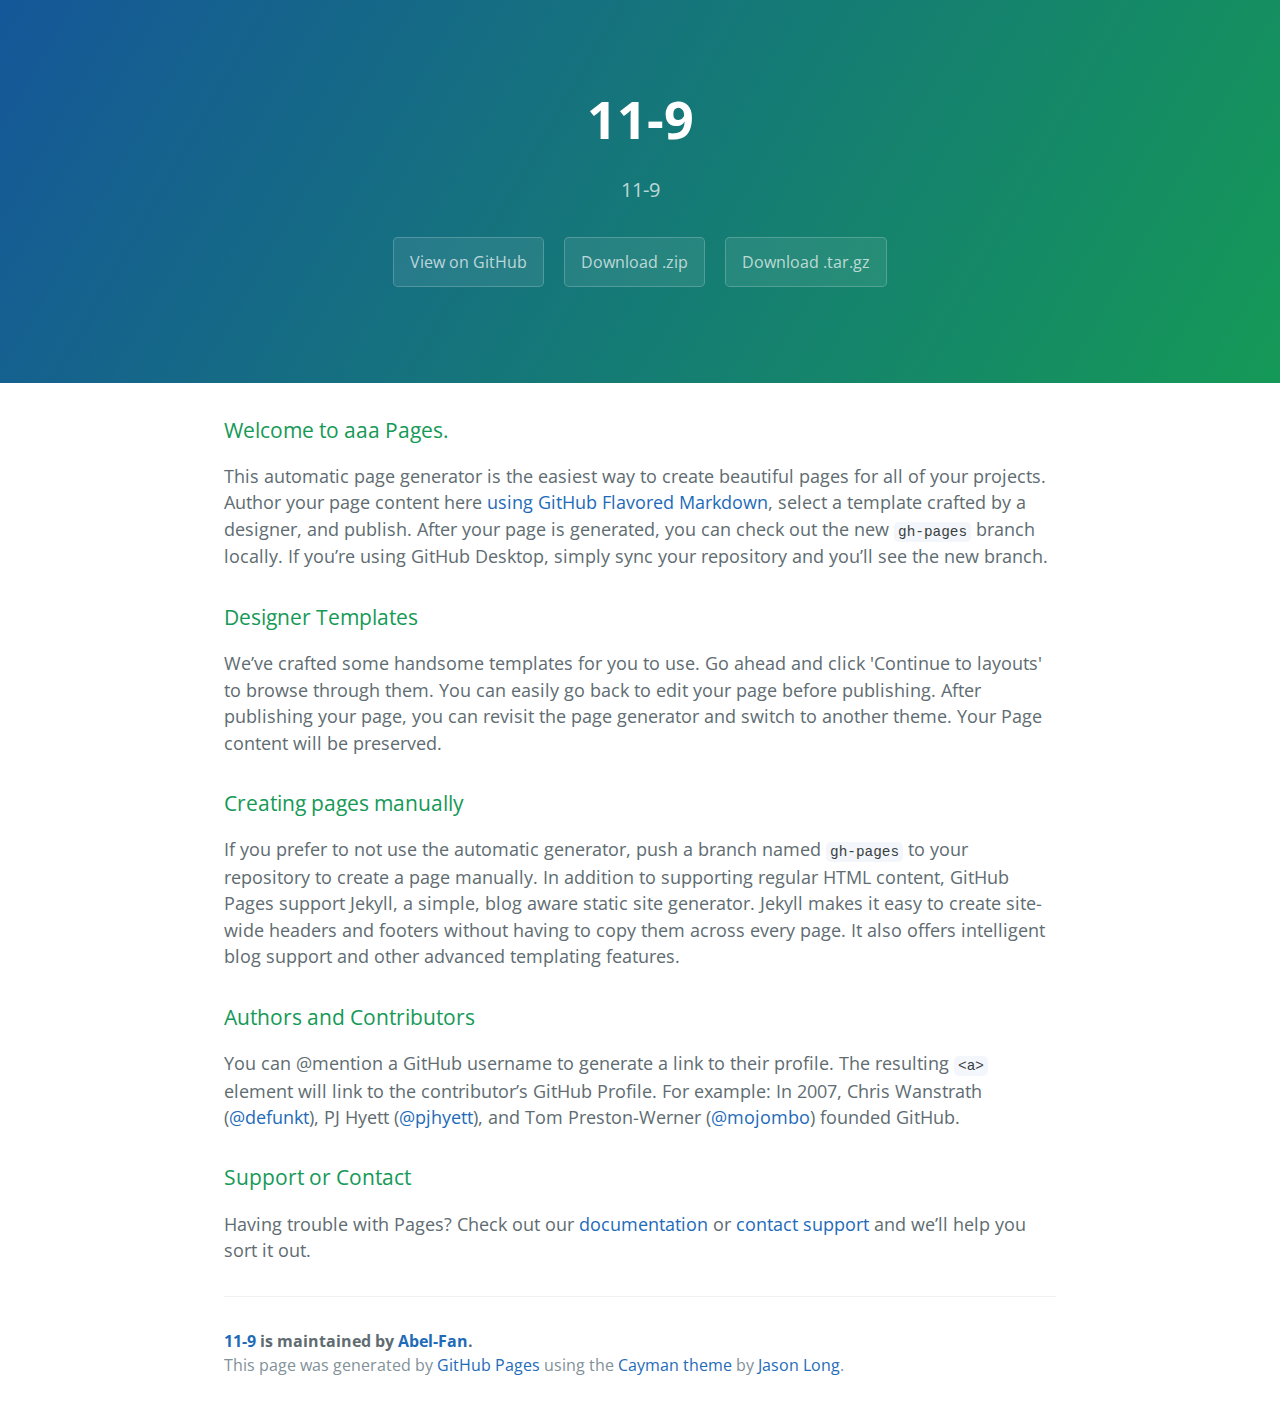
<file: index.html>
<!DOCTYPE html>
<html lang="en-us">
  <head>
    <meta charset="UTF-8">
    <title>11-9 by Abel-Fan</title>
    <meta name="viewport" content="width=device-width, initial-scale=1">
    <link rel="stylesheet" type="text/css" href="stylesheets/normalize.css" media="screen">
    <link href='https://fonts.googleapis.com/css?family=Open+Sans:400,700' rel='stylesheet' type='text/css'>
    <link rel="stylesheet" type="text/css" href="stylesheets/stylesheet.css" media="screen">
    <link rel="stylesheet" type="text/css" href="stylesheets/github-light.css" media="screen">
  </head>
  <body>
    <section class="page-header">
      <h1 class="project-name">11-9</h1>
      <h2 class="project-tagline">11-9</h2>
      <a href="https://github.com/Abel-Fan/11-9" class="btn">View on GitHub</a>
      <a href="https://github.com/Abel-Fan/11-9/zipball/master" class="btn">Download .zip</a>
      <a href="https://github.com/Abel-Fan/11-9/tarball/master" class="btn">Download .tar.gz</a>
    </section>

    <section class="main-content">
      <h3>
<a id="welcome-to-aaa-pages" class="anchor" href="#welcome-to-aaa-pages" aria-hidden="true"><span aria-hidden="true" class="octicon octicon-link"></span></a>Welcome to aaa Pages.</h3>

<p>This automatic page generator is the easiest way to create beautiful pages for all of your projects. Author your page content here <a href="https://guides.github.com/features/mastering-markdown/">using GitHub Flavored Markdown</a>, select a template crafted by a designer, and publish. After your page is generated, you can check out the new <code>gh-pages</code> branch locally. If you’re using GitHub Desktop, simply sync your repository and you’ll see the new branch.</p>

<h3>
<a id="designer-templates" class="anchor" href="#designer-templates" aria-hidden="true"><span aria-hidden="true" class="octicon octicon-link"></span></a>Designer Templates</h3>

<p>We’ve crafted some handsome templates for you to use. Go ahead and click 'Continue to layouts' to browse through them. You can easily go back to edit your page before publishing. After publishing your page, you can revisit the page generator and switch to another theme. Your Page content will be preserved.</p>

<h3>
<a id="creating-pages-manually" class="anchor" href="#creating-pages-manually" aria-hidden="true"><span aria-hidden="true" class="octicon octicon-link"></span></a>Creating pages manually</h3>

<p>If you prefer to not use the automatic generator, push a branch named <code>gh-pages</code> to your repository to create a page manually. In addition to supporting regular HTML content, GitHub Pages support Jekyll, a simple, blog aware static site generator. Jekyll makes it easy to create site-wide headers and footers without having to copy them across every page. It also offers intelligent blog support and other advanced templating features.</p>

<h3>
<a id="authors-and-contributors" class="anchor" href="#authors-and-contributors" aria-hidden="true"><span aria-hidden="true" class="octicon octicon-link"></span></a>Authors and Contributors</h3>

<p>You can @mention a GitHub username to generate a link to their profile. The resulting <code>&lt;a&gt;</code> element will link to the contributor’s GitHub Profile. For example: In 2007, Chris Wanstrath (<a href="https://github.com/defunkt" class="user-mention">@defunkt</a>), PJ Hyett (<a href="https://github.com/pjhyett" class="user-mention">@pjhyett</a>), and Tom Preston-Werner (<a href="https://github.com/mojombo" class="user-mention">@mojombo</a>) founded GitHub.</p>

<h3>
<a id="support-or-contact" class="anchor" href="#support-or-contact" aria-hidden="true"><span aria-hidden="true" class="octicon octicon-link"></span></a>Support or Contact</h3>

<p>Having trouble with Pages? Check out our <a href="https://help.github.com/pages">documentation</a> or <a href="https://github.com/contact">contact support</a> and we’ll help you sort it out.</p>

      <footer class="site-footer">
        <span class="site-footer-owner"><a href="https://github.com/Abel-Fan/11-9">11-9</a> is maintained by <a href="https://github.com/Abel-Fan">Abel-Fan</a>.</span>

        <span class="site-footer-credits">This page was generated by <a href="https://pages.github.com">GitHub Pages</a> using the <a href="https://github.com/jasonlong/cayman-theme">Cayman theme</a> by <a href="https://twitter.com/jasonlong">Jason Long</a>.</span>
      </footer>

    </section>

  
  </body>
</html>
</file>
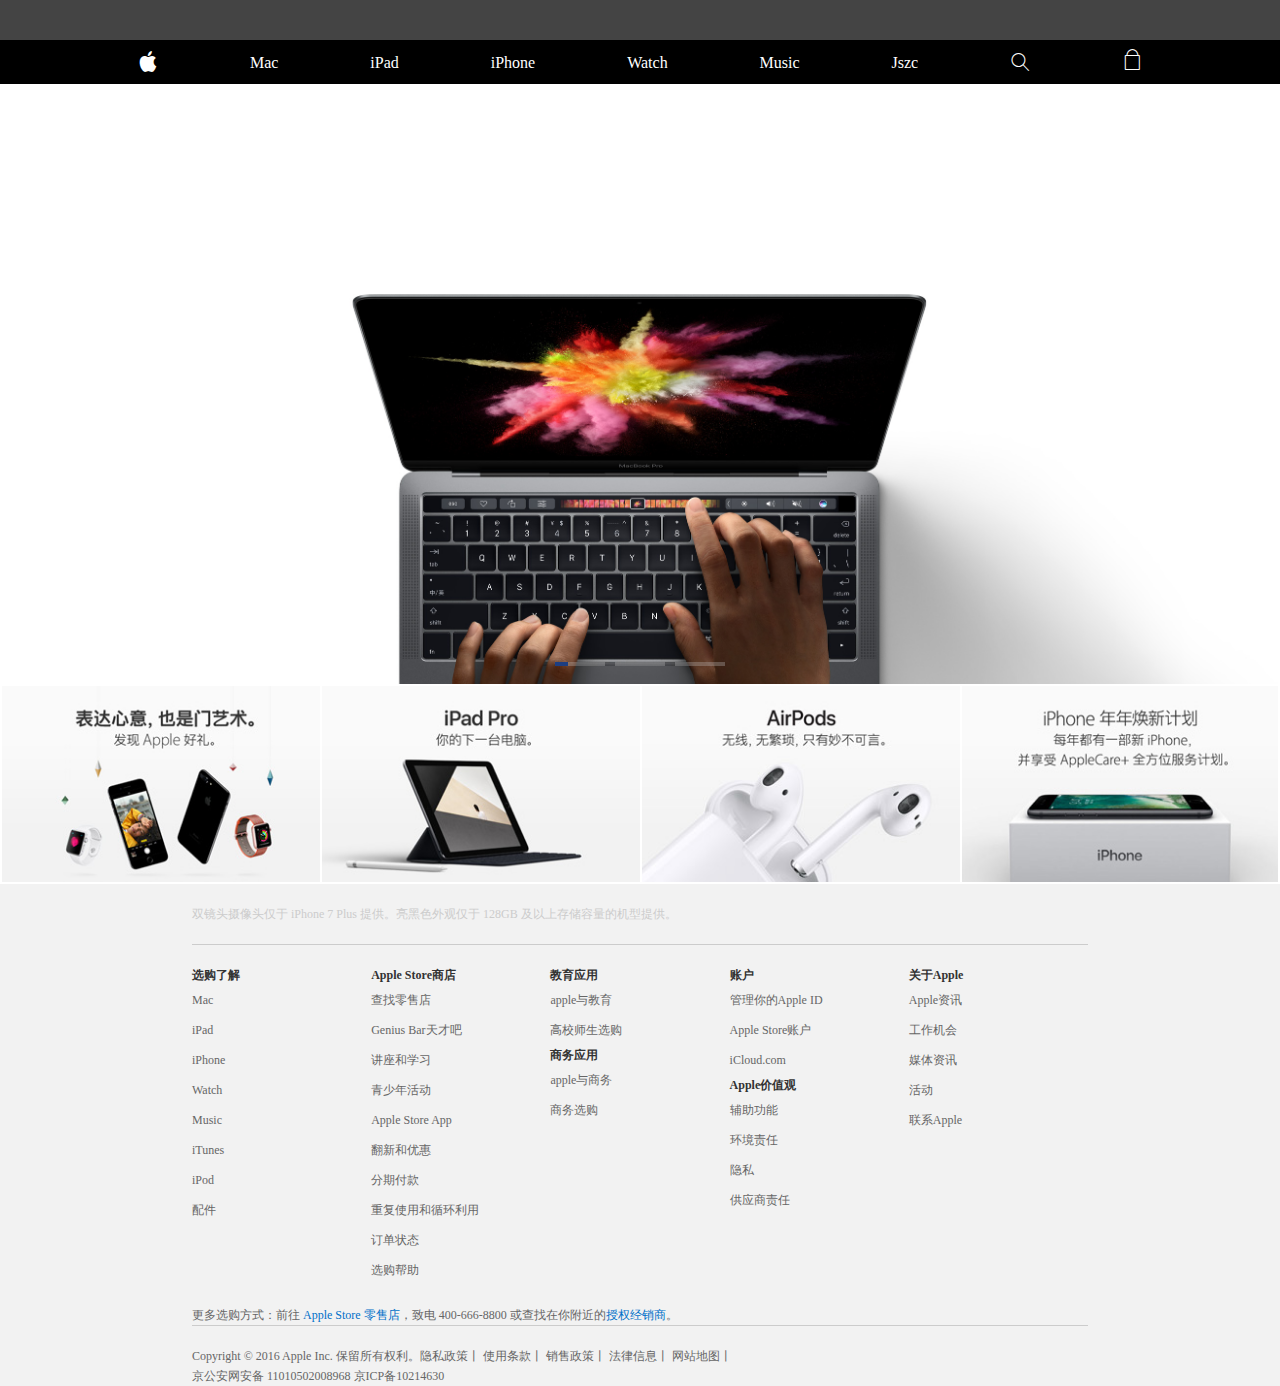
<file: apple/index.html>
<!doctype html>
<html lang="en">
<head>
    <meta charset="UTF-8">
    <title>Document</title>
    <link rel="stylesheet" href="css/initial.css">
    <link rel="stylesheet" href="css/index.css">
    <link rel="stylesheet" href="css/less.css">
    <link rel="stylesheet" href="css/font.css">
    <script src="js/jquery.js"></script>
    <script src="js/index.js"></script>
</head>
<body style="background:#F2F2F2">
    <div class="header1"></div>
    <div class="nav">
        <div class="large">
            <a href="" class="iconfont apple"></a>
            <a href="">Mac</a>
            <a href="">iPad</a>
            <a href="">iPhone</a>
            <a href="">Watch</a>
            <a href="">Music</a>
            <a href="">Jszc</a>
            <a href="" class="iconfont fdj"></a>
            <a href=""  class="iconfont gwc"></a>
        </div>
        <div class="small">
            <div class="menus" >
                <a href="javascript:;" id="aa">CAIDAN</a>
                <div class="son">
                    <a href="">Mac</a>
                    <a href="">iPad</a>
                    <a href="">iPhone</a>
                    <a href="">Watch</a>
                    <a href="">Music</a>
                    <a href="">技术支持</a>
                    <a href="" class="iconfont fdj">搜索apple.com</a>
                    <a href="">搜索</a>
                </div>
                <a href="" class="iconfont apple"></a>
            </div>
            <div class="shop"><a href="" class="iconfont gwc"></a></div>
        </div>
    </div>
    <div class="banner">
        <div class="img">
            <a href="" class="one"></a>
            <a href="" class="two"></a>
            <a href="" class="three"></a>
        </div>
        <div class="left">
            <div class="left-btn">&lt;</div>
        </div>
        <div class="right">
            <div class="right-btn">&gt;</div>
        </div>
        <div class="btns">
                <div><div class="progress"></div></div>
                <div><div class="progress"></div></div>
                <div><div class="progress"></div></div>
        </div>
    </div>
    <div class="container-fluid">
    <div class="row">
        <div class="image1 col-s-12 col-m-6 col-l-3"></div>
        <div class="image2 col-s-12 col-m-6 col-l-3"></div>
        <div class="image3 col-s-12 col-m-6 col-l-3"></div>
        <div class="image4 col-s-12 col-m-6 col-l-3"></div>
    </div>
    </div>
    <div class="footer">
        <div class="top">
            双镜头摄像头仅于 iPhone 7 Plus 提供。亮黑色外观仅于 128GB 及以上存储容量的机型提供。
        </div>
        <div class="list">
            <div class="rows">
                <ul>
                    <li><strong>选购了解</strong></li>
                    <li><a href="">Mac</a></li>
                    <li><a href="">iPad</a></li>
                    <li><a href="">iPhone</a></li>
                    <li><a href="">Watch</a></li>
                    <li><a href="">Music</a></li>
                    <li><a href="">iTunes</a></li>
                    <li><a href="">iPod</a></li>
                    <li><a href="">配件</a></li>
                </ul>
            </div>
            <div class="rows">
                <ul>
                    <li><strong>Apple Store商店</strong></li>
                    <li><a href="">查找零售店</a></li>
                    <li><a href="">Genius Bar天才吧</a></li>
                    <li><a href="">讲座和学习</a></li>
                    <li><a href="">青少年活动</a></li>
                    <li><a href="">Apple Store App</a></li>
                    <li><a href="">翻新和优惠</a></li>
                    <li><a href="">分期付款</a></li>
                    <li><a href="">重复使用和循环利用</a></li>
                    <li><a href="">订单状态</a></li>
                    <li><a href="">选购帮助</a></li>
                </ul>
            </div>
            <div class="rows">
                <ul>
                    <li><strong>教育应用</strong></li>
                    <li><a href="">apple与教育</a></li>
                    <li><a href="">高校师生选购</a></li>
                </ul>
                <ul>
                    <li><strong>商务应用</strong></li>
                    <li><a href="">apple与商务</a></li>
                    <li><a href="">商务选购</a></li>
                </ul>
            </div>
            <div class="rows">
                <ul>
                    <li><strong>账户</strong></li>
                    <li><a href="">管理你的Apple ID</a></li>
                    <li><a href="">Apple Store账户</a></li>
                    <li><a href="">iCloud.com</a></li>
                </ul>
                <ul>
                    <li><strong>Apple价值观</strong></li>
                    <li><a href="">辅助功能</a></li>
                    <li><a href="">环境责任</a></li>
                    <li><a href="">隐私</a></li>
                    <li><a href="">供应商责任</a></li>
                </ul>
            </div>
            <div class="rows">
                <ul>
                    <li><strong>关于Apple</strong></li>
                    <li><a href="">Apple资讯</a></li>
                    <li><a href="">工作机会</a></li>
                    <li><a href="">媒体资讯</a></li>
                    <li><a href="">活动</a></li>
                    <li><a href="">联系Apple</a></li>
                </ul>
            </div>
        </div>
        <div class="list2">
            <div class="rows">
                <p><strong>选购了解</strong><span>+</span></p>
                <ul>
                    <li><a href="">Mac</a></li>
                    <li><a href="">iPad</a></li>
                    <li><a href="">iPhone</a></li>
                    <li><a href="">Watch</a></li>
                    <li><a href="">Music</a></li>
                    <li><a href="">iTunes</a></li>
                    <li><a href="">iPod</a></li>
                    <li><a href="">配件</a></li>
                </ul>
            </div>
            <div class="rows">
                <p><strong>Apple Store商店</strong><span>+</span></p>
                <ul>
                    <li><a href="">查找零售店</a></li>
                    <li><a href="">Genius Bar天才吧</a></li>
                    <li><a href="">讲座和学习</a></li>
                    <li><a href="">青少年活动</a></li>
                    <li><a href="">Apple Store App</a></li>
                    <li><a href="">翻新和优惠</a></li>
                    <li><a href="">分期付款</a></li>
                    <li><a href="">重复使用和循环利用</a></li>
                    <li><a href="">订单状态</a></li>
                    <li><a href="">选购帮助</a></li>
                </ul>
            </div>
            <div class="rows">
                <p><strong>教育应用</strong><span>+</span></p>
                <ul>
                    <li><a href="">apple与教育</a></li>
                    <li><a href="">高校师生选购</a></li>
                </ul>
            </div>
            <div class="rows">
                <p><strong>商务应用</strong><span>+</span></p>
                <ul>
                    <li><a href="">apple与商务</a></li>
                    <li><a href="">商务选购</a></li>
                </ul>
            </div>
            <div class="rows">
                <p><strong>账户</strong><span>+</span></p>
                <ul>
                    <li><a href="">管理你的Apple ID</a></li>
                    <li><a href="">Apple Store账户</a></li>
                    <li><a href="">iCloud.com</a></li>
                </ul>
                <div class="rows">
                    <p><strong>Apple价值观</strong><span>+</span></p>
                    <ul>
                        <li><a href="">辅助功能</a></li>
                        <li><a href="">环境责任</a></li>
                        <li><a href="">隐私</a></li>
                        <li><a href="">供应商责任</a></li>
                    </ul>
                </div>

            </div>
            <div class="rows">
                <p><strong>关于Apple</strong><span>+</span></p>
                <ul>
                    <li><a href="">Apple资讯</a></li>
                    <li><a href="">工作机会</a></li>
                    <li><a href="">媒体资讯</a></li>
                    <li><a href="">活动</a></li>
                    <li><a href="">联系Apple</a></li>
                </ul>
            </div>
        </div>
        <div class="bottom">
            <div>更多选购方式：前往 <a href="">Apple Store 零售店</a>，致电 400-666-8800 或查找在你附近的<a href="">授权经销商</a>。</div>
        </div>
        <div class="bottom2">Copyright © 2016 Apple Inc. 保留所有权利。<a href="">隐私政策</a>丨 <a href="">使用条款</a>丨 <a href="">销售政策</a>丨 <a href="">法律信息</a>丨 <a href="">网站地图</a>丨</div>
        <div>京公安网安备 11010502008968 京ICP备10214630</div>
    </div>
</body>
</html>
</file>
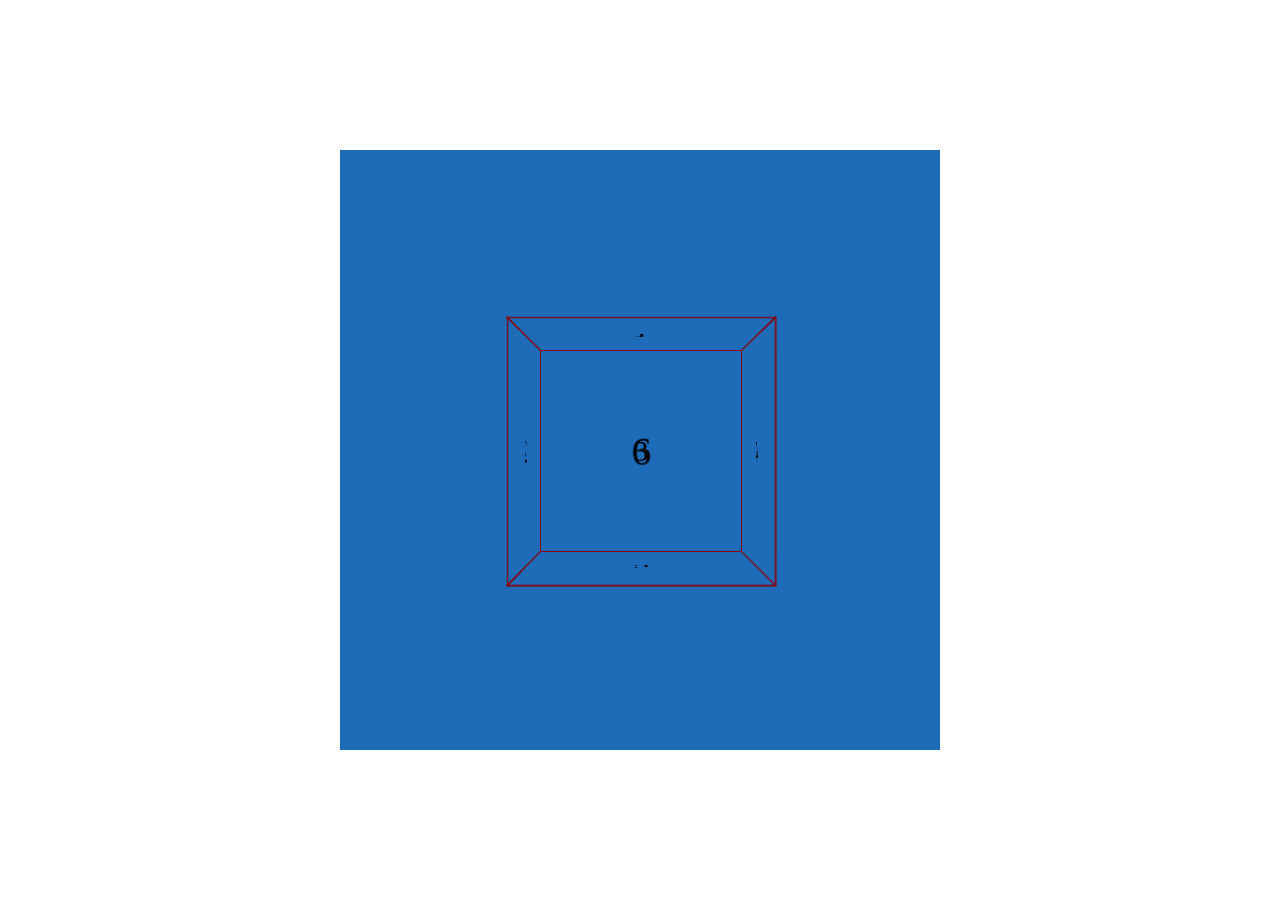
<file: apple2/3d.html>
<!doctype html>
<html lang="en">
<head>
    <meta charset="UTF-8">
    <title>Document</title>
    <style>
        .scane{
            width: 200px;
            height: 200px;
            padding: 200px;
            perspective: 800px;
            /*perspective-origin: center;*/
            position:fixed;
            top:0;left:0;right:0;bottom:0;
            margin:auto;
            background:#1e6bb8;
        }
        .box{
            width: 100%;
            height: 100%;
            position: relative;
            transform-style: preserve-3d;
            /*transition: transform 1s ease;*/
            transform-origin:center center 100px;
        }
        /*.box:hover{*/
            /*!*transform: rotateY(360deg);*!*/
            /*transform:rotate3d(1,1,1,360deg)*/
            /*!**/
            /*数字代表单位向量*/
            /*向量：有大小，有方向的量*/
            /**!*/
        /*}*/
        .box div{
            width: 100%;
            height: 100%;
            position: absolute;
            text-align: center;
            line-height: 200px;
            font-size: 30px;
            border:1px solid darkred;
            /*border-radius:100%;*/
            -moz-user-select: none;
            -khtml-user-select: none;
            user-select: none;
        }
        .box div:nth-child(1){
            /*background: red;*/
            transform-origin: top;
            transform: rotateX(90deg);
        }
        .box div:nth-child(2){
            /*background: green;*/
            transform-origin: left;
            transform: rotateY(-90deg);
        }
        .box div:nth-child(3){
            /*background: pink;*/
        }
        .box div:nth-child(4){
            /*background: green;*/
            transform-origin: right;
            transform: rotateY(90deg);
        }
        .box div:nth-child(5){
            /*background: yellow;*/
            transform-origin: bottom;
            transform: rotateX(-90deg);
        }
        .box div:nth-child(6){
            /*background: green;*/
            transform-origin: right;
            transform: translateZ(200px);
        }
    </style>
    <script>
       window.onload = function(){
           var cx = document.documentElement.clientWidth/2;
           var cy = document.documentElement.clientHeight/2;
           var box = document.getElementsByClassName("box")[0];
           var mox,moy,angle;
           document.onmousedown = function(e){
               var startx = e.clientX;
               var starty = e.clientY;
               document.onmousemove = function(e){
                   var endx = e.clientX;
                   var endy = e.clientY;

                   var x = endx-cx;
                   var y = endy-cy;
                   var mo = Math.sqrt(Math.pow(x,2)+Math.pow(y,2));
                   var num = x+y;
                   mox = x/num;
                   moy = y/num;
                   angle = Math.sqrt(Math.pow(endx-cx,2)+Math.pow(endy-cy,2));
                   box.style.transform = "rotate3d("+(-moy)+","+mox+",0,"+angle+"deg)";
               };
               document.onmouseup=function(){
                   document.onmousemove = null;
                   document.onmouseup = null;
               }
           }
       }
    </script>
</head>
<body>
<div class="scane">
    <div class="box">
        <div>1</div>
        <div>2</div>
        <div>3</div>
        <div>4</div>
        <div>5</div>
        <div>6</div>
    </div>
</div>
</body>
<ml>
</file>
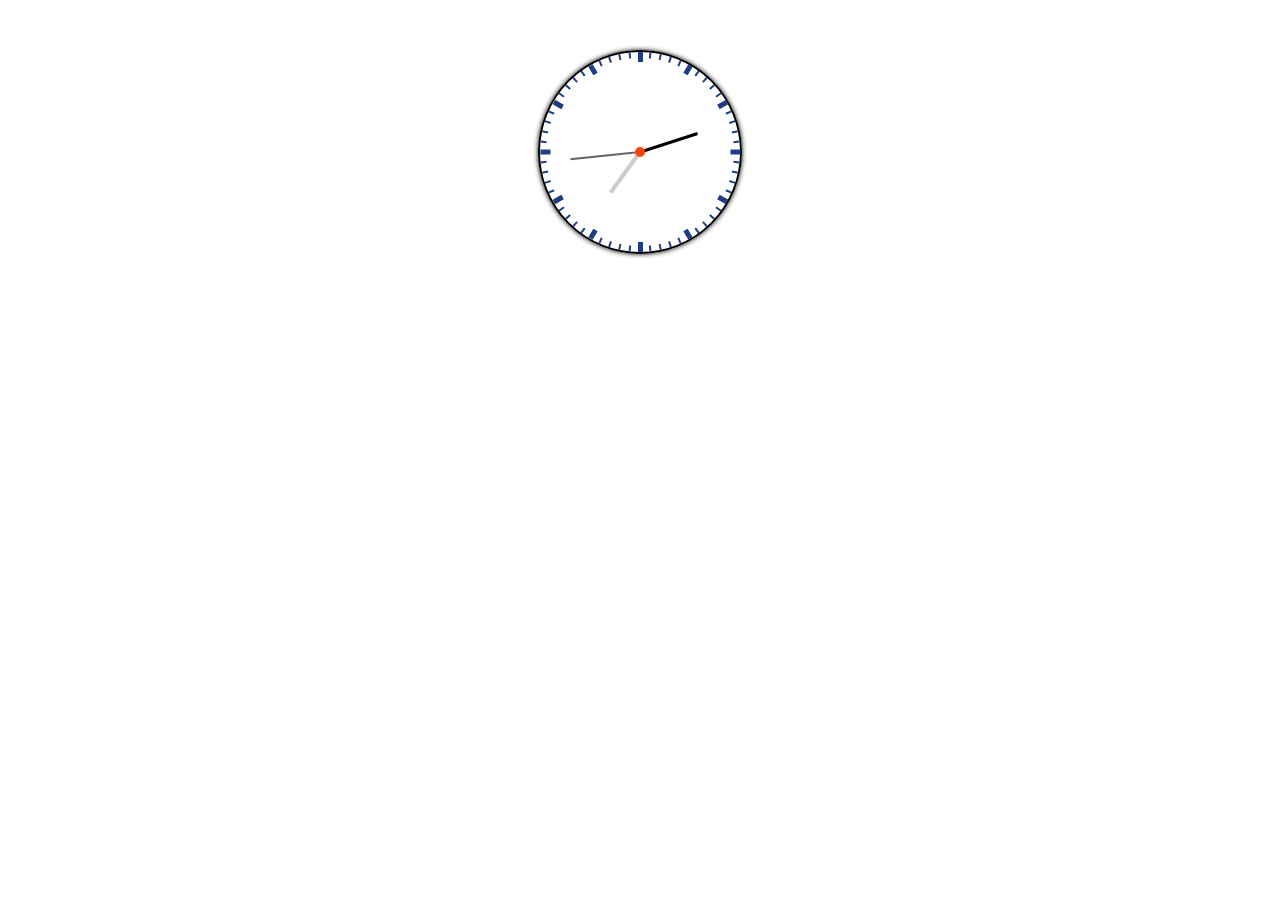
<file: apple2/back.html>
<!doctype html>
<html lang="en">
<head>
    <meta charset="UTF-8">
    <title>处理图片</title>
</head>
<style>
    .clock{
        width:200px;height:200px;
        margin:50px auto;
        border:2px solid #000;
        border-radius:50%;
        box-shadow:0 0 5px #000;
        position:relative;
    }
    .zx{
        width:10px;height:10px;background: orangered;
        position:absolute;top:0;left:0;right:0;bottom:0;
        margin:auto;z-index: 10;
        border-radius:100%;
    }
</style>
<script>
    window.onload=function(){
        var clock = document.querySelectorAll(".clock")[0];//选择css选择器的标签、
        createMark();
        function createMark(){
            for(var i=0;i<60;i++){
                var w, h;
                var div = document.createElement("div");
                if(i%5==0){
                    w=5;
                    h=10;
                }else{
                    w=2;h=6;
                }
                div.style.cssText="width:"+w+"px;height:"+h+"px;background:#1d3e81;position:absolute;left:0;right:0;margin:0 auto;transform:translateX(-4px);transform:rotate("+6*i+"deg);transform-origin:center 100px;font-size:8px;color:#fff;";
                clock.appendChild(div);
            }
        }


        var time = new Date();
        var hdeg = time.getHours()*30+time.getMinutes()*6/12;
        var mdeg = time.getMinutes()*6;
        var sdeg = time.getSeconds()*6;
        var h = createPointer(4,50,"#ccc",hdeg);
        var m = createPointer(3,60,"#000",mdeg);
        var s = createPointer(2,70,"#666",sdeg);

        setInterval(function(){

            var time = new Date();
            var mdeg = time.getMinutes()*6;
            var hdeg = time.getHours()*30+time.getMinutes()*6/12;
            var sdeg = time.getSeconds()*6;

            s.style.cssText="width:"+ s.w+"px;height:"+ s.h+"px;background:"+ s.c+";position:absolute;left:0;right:0;margin:0 auto;transform-origin:center bottom;box-shadow:";
            s.style.transform="translateY("+ s.h1+"px) rotate("+sdeg+"deg)";

            m.style.cssText="width:"+ m.w+"px;height:"+ m.h+"px;background:"+ m.c+";position:absolute;left:0;right:0;margin:0 auto;transform-origin:center bottom;box-shadow:";
            m.style.transform="translateY("+ m.h1+"px) rotate("+mdeg+"deg)";

            h.style.cssText="width:"+ h.w+"px;height:"+ h.h+"px;background:"+ h.c+";position:absolute;left:0;right:0;margin:0 auto;transform-origin:center bottom;box-shadow:";
            h.style.transform="translateY("+ h.h1+"px) rotate("+hdeg+"deg)";

        },1000);

        function createPointer(w,h,c,a){
            var div = document.createElement("div");
            var h1 = 100-h;
            div.style.cssText="width:"+w+"px;height:"+h+"px;background:"+c+";position:absolute;left:0;right:0;margin:0 auto;transform-origin:center bottom;box-shadow:";
            div.style.transform="translateY("+h1+"px) rotate("+a+"deg)";
            div.w = w;
            div.h = h;
            div.c = c;
            div.h1 = h1;
            clock.appendChild(div);
            return div;
        }
    }
</script>
<body>
    <div class="clock">
        <div class="zx"></div>
    </div>
</body>
</html>
</file>
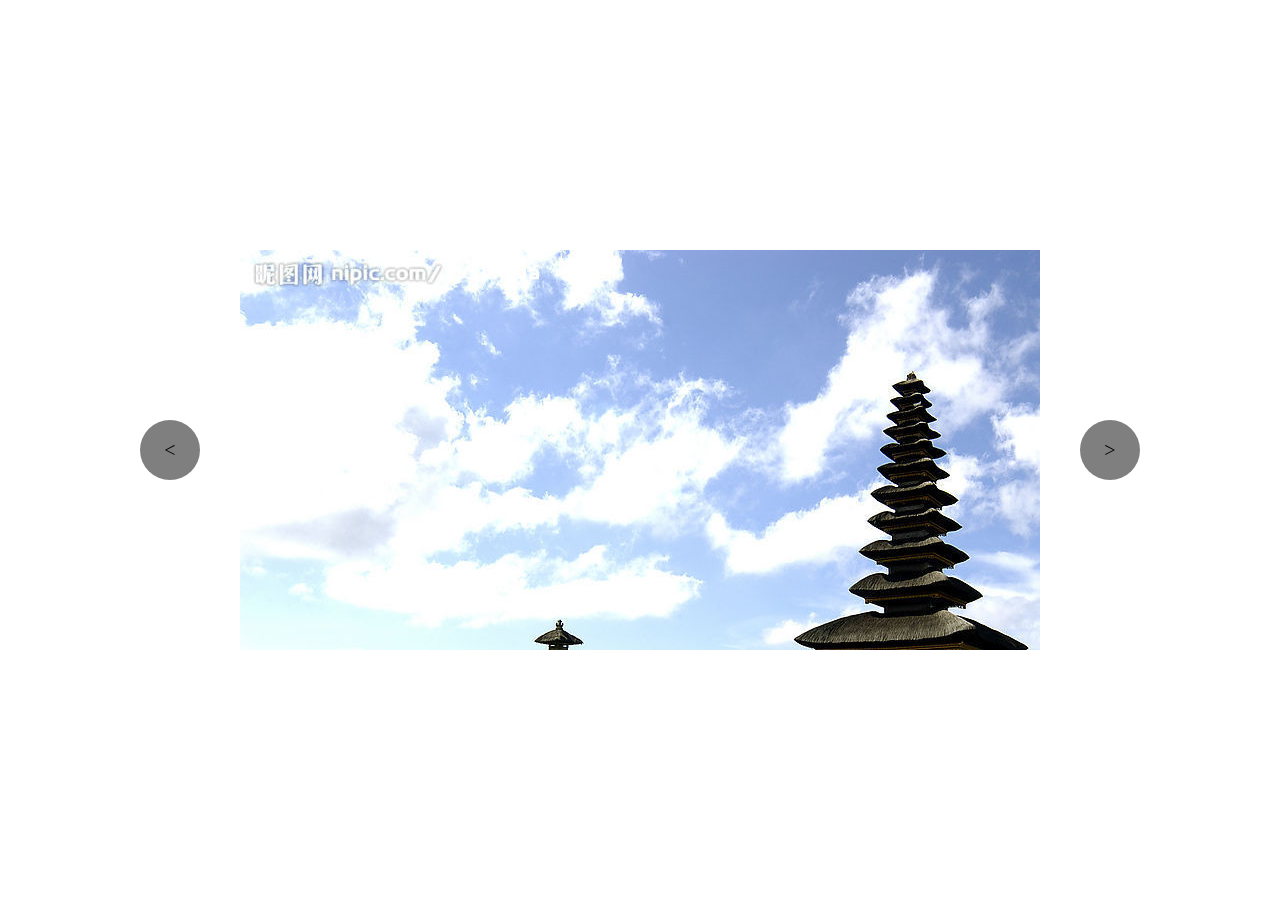
<file: apple2/box.html>
<!doctype html>
<html lang="en">
<head>
    <meta charset="UTF-8">
    <title>Document</title>
    <link rel="stylesheet" href="../css/one.css">
</head>
<style>
    html,body{
        width:100%;height:100%;
        overflow: hidden;
    }
    *{
        box-sizing: border-box;
    }
    .boxs{
        width:800px;height:400px;
        position:fixed;
        top:0;bottom:0;left:0;right:0;
        margin:auto;
        perspective:1500px;
        perspective-origin:bottom;
    }
    .left{
        width:60px;height:60px;position:absolute;
        top:0;bottom:0;margin:auto 0; left:-100px;
        border-radius: 100%;
        text-align: center;line-height: 60px;
        background: rgba(0,0,0,0.5);
        z-index: 10;
        font-size: 20px;
        cursor:pointer;
        -webkit-user-select: none;
        -moz-user-select: none;
        -ms-user-select: none;
        user-select: none;
    }
    .right{
        width:60px;height:60px;position:absolute;
        top:0;bottom:0;margin:auto 0; right:-100px;
        border-radius: 100%;
        text-align: center;line-height: 60px;
        background: rgba(0,0,0,0.5);
        z-index: 10;
        font-size: 20px;
        cursor:pointer;
        -webkit-user-select: none;
        -moz-user-select: none;
        -ms-user-select: none;
        user-select: none;
    }
</style>
<script>
    //panel面
    window.onload = function(){
        var num = 10;
        var boxs = document.querySelector(".boxs");
        var height = parseInt(getComputedStyle(boxs,null).height);//400px
        var width = parseInt(getComputedStyle(boxs,null).width);//800px
        var h = height/num;
        var arr = [];
        var a=0;
        for(var i=0;i<num;i++){
            //创建场景
            if(a>num/2){
                a--;
            }else{
                a++;
            }
            var scene = document.createElement("div");
            scene.style.cssText="width:100%;height:"+h+"px;position:absolute;left:0;top:"+i*h+"px";
            scene.className="scene";
            //创建盒子
            var box = document.createElement("box");
            box.style.cssText = "width:100%;height:100%;position:absolute;top:0;left:0;transform-origin:center center "+(-width/2)+"px;transform-style:preserve-3d;animation-name:one;animation-duration: 2s;animation-delay:"+a*0.1+"s;animation-fill-mode:forwards;";
            box.className = "box";
            //创建面
            for(var j=1;j<=6;j++){
                var panel = document.createElement("div");
                if(j==1){       //top

                    panel.style.cssText="width:"+width+"px;height:"+width+"px;position:absolute;top:0;left:0;transform-origin:top;transform:rotateX(-90deg)";
                    panel.className="panel1"
                }else if(j==2){     //left

                    panel.style.cssText="width:"+width+"px;height:"+h+"px;position:absolute;top:0;left:0;transform-origin:left;transform:rotateY(90deg)";
                    panel.className="panel2";
                    panel.style.background="url(img/img1.jpg) no-repeat 0 "+-h*i+"px";
                }else if(j==3){    //right

                    panel.style.cssText="width:"+width+"px;height:"+h+"px;position:absolute;top:0;left:0;transform-origin:right;transform:rotateY(-90deg)";
                    panel.className="panel3";
                    panel.style.background="url(img/img4.jpg) no-repeat 0 "+-h*i+"px";
                }else if(j==4){    //end

                    panel.style.cssText="width:"+width+"px;height:"+h+"px;position:absolute;top:0;left:0;transform:translate3d(0,0,"+-width+"px)";
                    panel.className="panel4";
                    panel.style.background="url(img/img3.jpg) no-repeat 0 "+-h*i+"px";
                }else if(j==5){  //font

                    panel.style.cssText="width:"+width+"px;height:"+h+"px;position:absolute;top:0;left:0;";
                    panel.className="panel5";
                    panel.style.background="url(img/img2.jpg) no-repeat 0 "+-h*i+"px";
                }else if(j==6){    //bottom
                    panel.style.cssText="width:"+width+"px;height:"+width+"px;position:absolute;top:0;left:0;transform-origin:top;transform:rotateX(-90deg)  translate3d(0,0,"+(h-1)+"px);";
                    panel.className="panel1";
                    panel.style.background="#000";
                }
                box.appendChild(panel);
            }
            arr.push(box);
            scene.appendChild(box);
            boxs.appendChild(scene);
        }

            //旋转
//        var du=0;
//        var t = setInterval(move,3000);
//        function move(){
//            du+=90;
//            for(var i=0;i<arr.length;i++){
//                arr[i].style.transform = "rotateY("+du+"deg)";
//            }
//        }
//
//        var left = document.querySelector(".left");
//        var right = document.querySelector(".right");
//        var falg = true;
//        left.onclick=function(){
//            clearInterval(t);
//            console.log(falg);
//            if(falg){
//                falg = false;
//            }else{
//                return false;
//            }
//            du+=90;
//            for(var i=0;i<arr.length;i++){
//                arr[i].style.transform = "rotateY("+du+"deg)";
//                arr[i].addEventListener("webkitTransitionEnd",function(){
//                    falg = true;
//                })
//            }
//
//        };
//        right.onclick=function(){
//            clearInterval(t);
//            console.log(falg);
//            if(falg){
//                falg = false;
//            }else{
//                return false;
//            }
//            du-=90;
//            for(var i=0;i<arr.length;i++){
//                arr[i].style.transform = "rotateY("+du+"deg)";
//                arr[i].addEventListener("webkitTransitionEnd",function(){
//                    falg = true;
//                })
//            }
//
//        };
//
//
//        window.onfocus=function(){
//            t = setInterval(move,3000);
//        };
//        window.onblur = function(){
//            clearInterval(t);
//        }
    }

</script>
<body>
<div class="boxs">
<div class="left">&lt;</div>
<div class="right">&gt;</div>
</div>
</body>
</html>
</file>
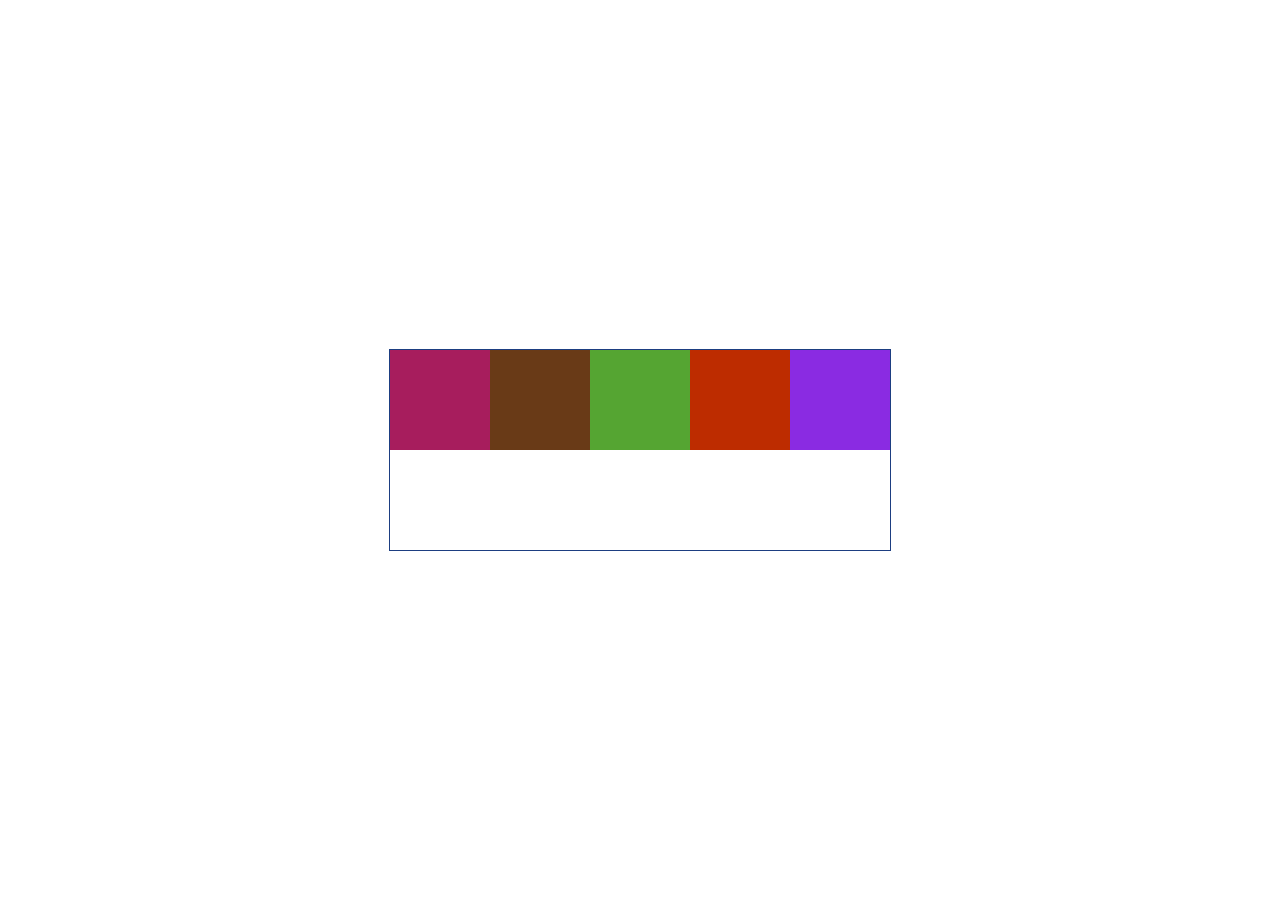
<file: apple2/dh.html>
<!doctype html>
<html lang="en">
<head>
    <meta charset="UTF-8">
    <title>Document</title>
</head>
<style>
    /*div{*/
        /*width:300px;height:300px;*/
        /*border:5px solid rebeccapurple;*/
        /*animation-name:move;*/
        /*animation-duration: 2s;   !*运行时间*!*/
        /*animation-fill-mode:forwards;!*运行完后状态*!*/
        /*animation-play-state:paused ;!*运行状态 paused(暂停)*!*/
        /*animation-iteration-count: infinite;!*运行次数  infinite(无限次)*!*/
        /*animation-direction: alternate;!*是否反向  alternate(反向)normal*!*/
        /*animation-delay:2s;!*等待时间*!*/
        /*animation-timing-function:cubic-bezier(1,1,1,1);!*运动方式*!*/
    /*}*/
    /*动画规则
    手机端
    @-webkit-keyframes  {

        }*/
    .boxs{
        width:500px;height:200px;
        position:fixed;
        left:0;right:0;top:0;bottom:0;
        margin:auto;
        border:1px solid #1d3e81;

    }
    .boxs div{
        animation:move 2s paused;
    }
    .boxs div:nth-child(1){
        width:100px;height:50%;background: #a71d5d;
        float:left;
    }
    .boxs div:nth-child(2){
        width:100px;height:50%;background: #693a17;
        float:left;
    }
    .boxs div:nth-child(3){
        width:100px;height:50%;background: #55a532;
        float:left;
    }
    .boxs div:nth-child(4){
        width:100px;height:50%;background: #bd2c00;
        float:left;
    }
    .boxs div:nth-child(5){
        width:100px;height:50%;background: blueviolet;
        float:left;
    }

    @keyframes move {
        0%{
            height:50%;
        }
        100%{
            height:100%;
        }
    }
</style>
<script>
    window.onload = function(){
        var div = document.getElementsByTagName("div");
        for(var i=0;i<div.length;i++){
            div[i].onmouseover = function(){
                this.style.animationPlayState = "running";
            }
        }
    }
</script>
<body>
<div class="boxs">
    <div></div>
    <div></div>
    <div></div>
    <div></div>
    <div></div>
</div>

</body>
</html>
</file>
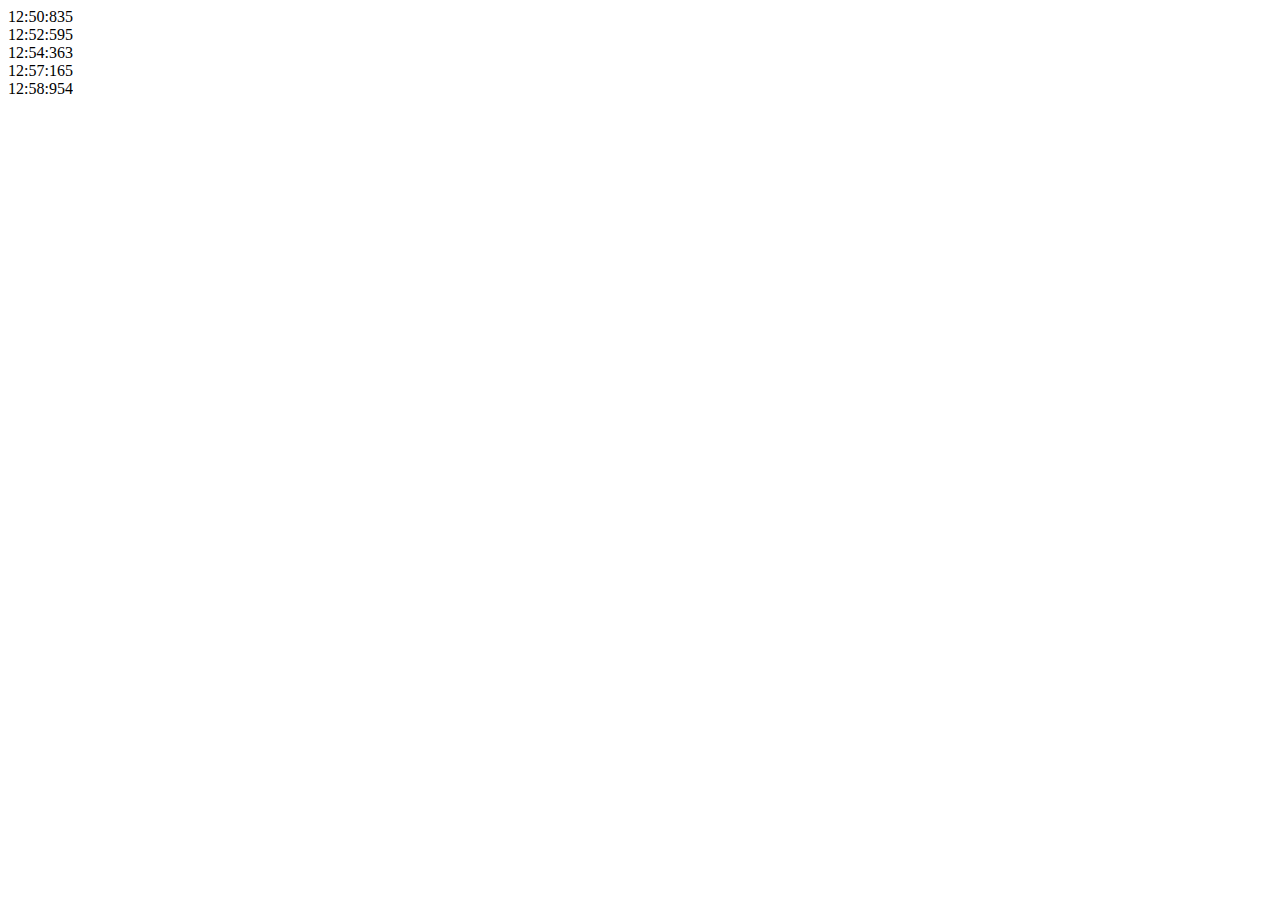
<file: apple2/js.html>
<!doctype html>
<html lang="en">
<head>
    <meta charset="UTF-8">
    <title>Document</title>
</head>
<script>
    function test() {
        for (var i = 0; i < 500000; i++) {
            var div = document.createElement('div');
            div.setAttribute('id', 'testDiv');
            document.body.appendChild(div);
            document.body.removeChild(div);
        }
    }
    setInterval(test, 10);
    var num = 0;
    var i = setInterval(function() {
        num++;
        var date = new Date();
        document.write(date.getMinutes() + ':' + date.getSeconds() + ':' + date.getMilliseconds() + '<br>');
        if (num > 10)
            clearInterval(i);
    }, 1000);
</script>
<body>

</body>
</html>
</file>
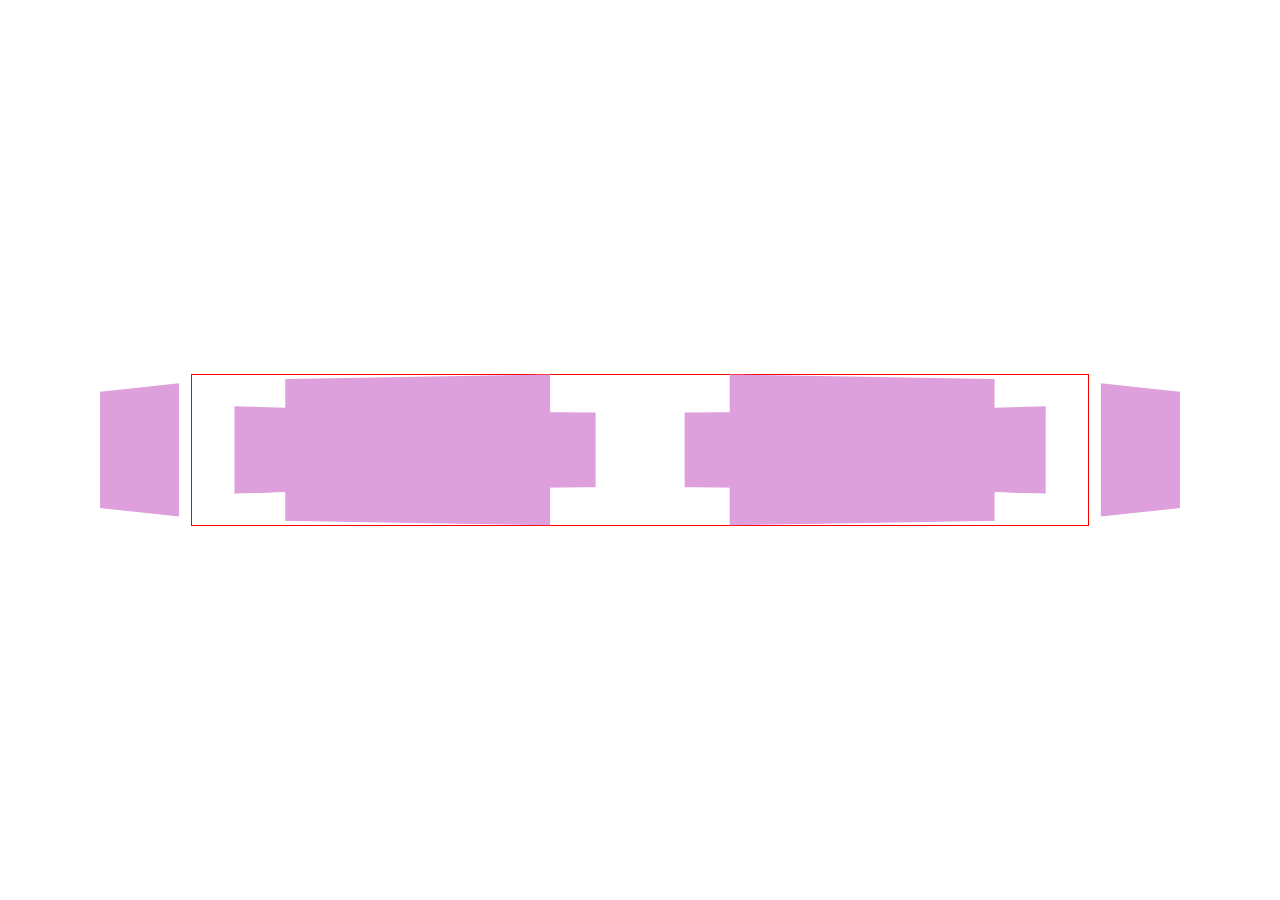
<file: apple2/qiu.html>
<!DOCTYPE html>
<html lang="en">
<head>
    <meta charset="UTF-8">
    <title>圆环</title>
    <style>
        .screen{
            width: 70%;
            height: 150px;
            position: fixed;
            border: 1px solid red;
            left: 0;
            top: 0;
            right: 0;
            bottom: 0;
            margin: auto;
            perspective: 1500px;
        }
        .ball{
            width: 100%;
            height: 100%;
            position: absolute;
            left: 0;
            top: 0;
            transform-style: preserve-3d;
        }
        .ball div{
            width:100px;height:100px;background:#1d3e81;
            position:absolute;left:0;right:0;top:0;bottom:0;
            margin:auto;
        }
    </style>
    <script>
        window.onload=function(){
            var ball=document.getElementsByClassName("ball")[0];
            var radius=500;
            for(var i=0;i<10;i++){
//                 x=r*sinθ*cosφ;
//                 y=r*sinθ*sinφ;
//                 z=r*cosθ;
                var x=radius*Math.sin(Math.PI/2)*Math.cos(i*36*Math.PI/180);
                var z=radius*Math.sin(Math.PI/2)*Math.sin(i*36*Math.PI/180);
                var y=radius*Math.cos(Math.PI/2);
                var div=document.createElement("div");
                div.style.cssText="width:200px;height:100px;position:absolute;left:0;top:0;right:0;bottom:0;margin:auto;background:plum";
                var angle = Math.atan2(x,z);
                div.style.transform="translate3d("+x+"px,"+y+"px,"+z+"px) rotateY("+angle+"rad)";
                ball.appendChild(div);
            }
            var cw=document.documentElement.clientWidth/2;
            var ch=document.documentElement.clientHeight/2;
            document.onmousedown=function(e){
                var startx=e.clientX;
                var starty=e.clientY;
                document.onmousemove=function(e){
                    var movex=e.clientX;
                    var movey=e.clientY;

                    var angle1=Math.sqrt(Math.pow((movex-startx),2)+Math.pow((movey-starty),2));

                    var endx=movex-cw;
                    var endy=movey-ch;

                    var mo=Math.sqrt(endx*endx+endy*endy);

                    var x=endx/mo;
                    var y=endy/mo;

                    ball.style.transform="rotate3d("+(-y)+","+x+",0,"+angle1+"deg)";
                }
                document.onmouseup=function(){
                    document.onmousemove=null;
                    document.onmouseup=null;
                }
            }
//        }

        }
    </script>
</head>
<body>
<div class="screen">
    <div class="ball">
    </div>
</div>
</body>
</html>
</file>
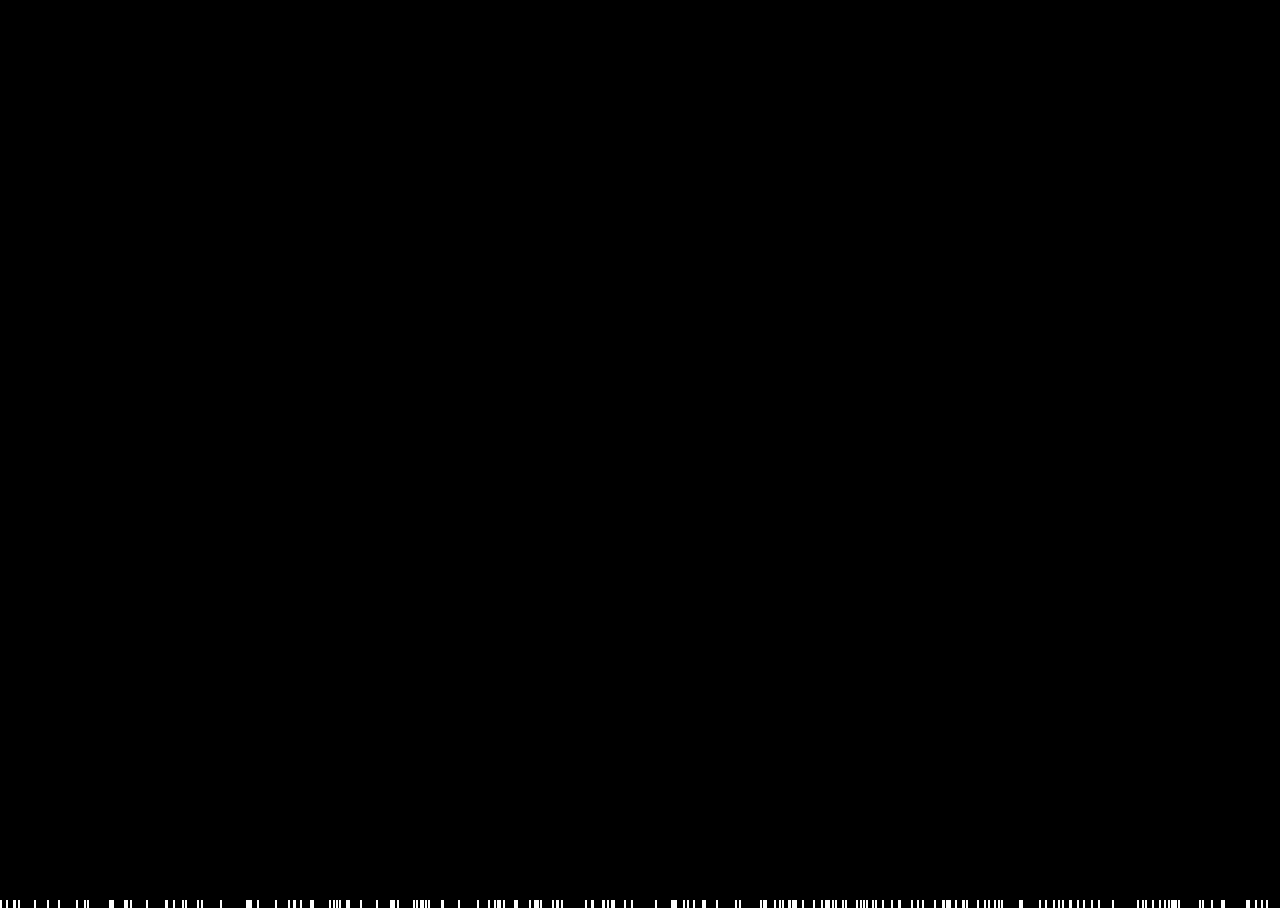
<file: apple2/yu.html>
<!doctype html>
<html lang="en">
<head>
    <meta charset="UTF-8">
    <title>Document</title>
</head>
<style>
    html,body{
        width:100%;height:100%;
        margin:0;padding:0;
        background:#000000;
        overflow:hidden;
    }
</style>
<script>
    window.onload = function() {


        var sw = document.documentElement.clientWidth;
        var sh = document.documentElement.clientHeight;
        var arr = [];
        for (var i = 0; i <200; i++) {
            var div = document.createElement("div");
            div.style.cssText = "width:2px;height:8px;background:#fff;position:absolute;top:0px;left:" + (sw * Math.random()) + "px;transition:all 1.5s ease-in "+(3*Math.random())+"s";
            arr.push(div);
            document.body.appendChild(div);
        }
        setTimeout(function(){
            for(var j=0;j<arr.length;j++){
                arr[j].style.transform="translateY("+sh+"px)";
                arr[j].addEventListener("webkitTransitionEnd",function(){
                    this.style.transition= "none";
                    this.style.transform="translateY(0px)";
                    var that = this;
                    setTimeout(function(){
                        that.style.transition="all 1.5s ease-in "+(3*Math.random())+"s";
                        that.style.transform="translateY("+sh+"px)";
                    },0)
                })
            }

        },0)
    }
</script>
<body>
</body>
</html>
</file>
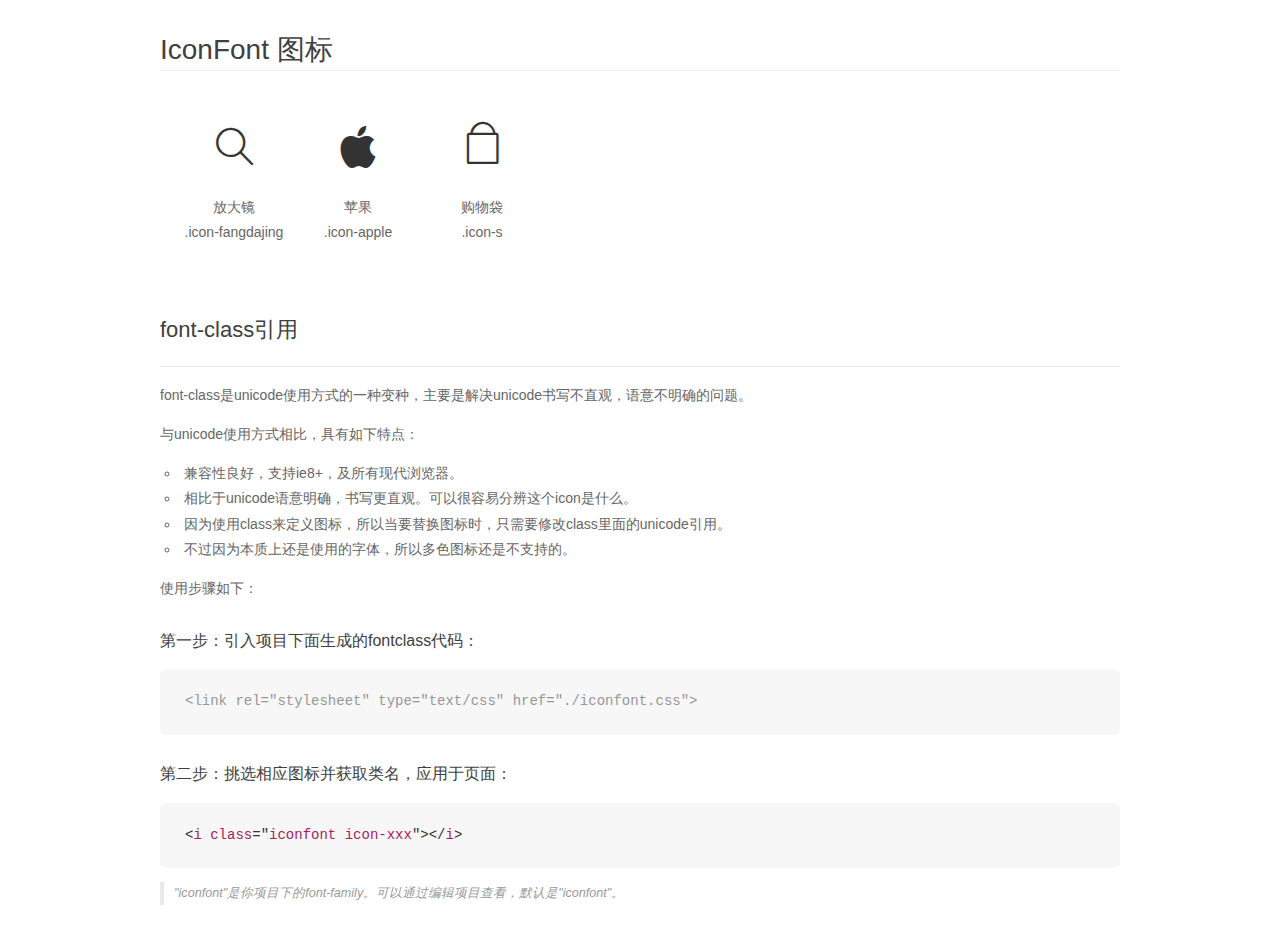
<file: apple/font_bpawwwkc0flp7gb9/demo_fontclass.html>
<!DOCTYPE html>
<html>
<head>
    <meta charset="utf-8"/>
    <title>IconFont</title>
    <link rel="stylesheet" href="demo.css">
    <link rel="stylesheet" href="iconfont.css">
</head>
<body>
    <div class="main markdown">
        <h1>IconFont 图标</h1>
        <ul class="icon_lists clear">
            
                <li>
                <i class="icon iconfont icon-fangdajing"></i>
                    <div class="name">放大镜</div>
                    <div class="fontclass">.icon-fangdajing</div>
                </li>
            
                <li>
                <i class="icon iconfont icon-apple"></i>
                    <div class="name">苹果</div>
                    <div class="fontclass">.icon-apple</div>
                </li>
            
                <li>
                <i class="icon iconfont icon-s"></i>
                    <div class="name">购物袋</div>
                    <div class="fontclass">.icon-s</div>
                </li>
            
        </ul>

        <h2 id="font-class-">font-class引用</h2>
        <hr>

        <p>font-class是unicode使用方式的一种变种，主要是解决unicode书写不直观，语意不明确的问题。</p>
        <p>与unicode使用方式相比，具有如下特点：</p>
        <ul>
        <li>兼容性良好，支持ie8+，及所有现代浏览器。</li>
        <li>相比于unicode语意明确，书写更直观。可以很容易分辨这个icon是什么。</li>
        <li>因为使用class来定义图标，所以当要替换图标时，只需要修改class里面的unicode引用。</li>
        <li>不过因为本质上还是使用的字体，所以多色图标还是不支持的。</li>
        </ul>
        <p>使用步骤如下：</p>
        <h3 id="-fontclass-">第一步：引入项目下面生成的fontclass代码：</h3>


        <pre><code class="lang-js hljs javascript"><span class="hljs-comment">&lt;link rel="stylesheet" type="text/css" href="./iconfont.css"&gt;</span></code></pre>
        <h3 id="-">第二步：挑选相应图标并获取类名，应用于页面：</h3>
        <pre><code class="lang-css hljs">&lt;<span class="hljs-selector-tag">i</span> <span class="hljs-selector-tag">class</span>="<span class="hljs-selector-tag">iconfont</span> <span class="hljs-selector-tag">icon-xxx</span>"&gt;&lt;/<span class="hljs-selector-tag">i</span>&gt;</code></pre>
        <blockquote>
        <p>"iconfont"是你项目下的font-family。可以通过编辑项目查看，默认是"iconfont"。</p>
        </blockquote>
    </div>
</body>
</html>
</file>
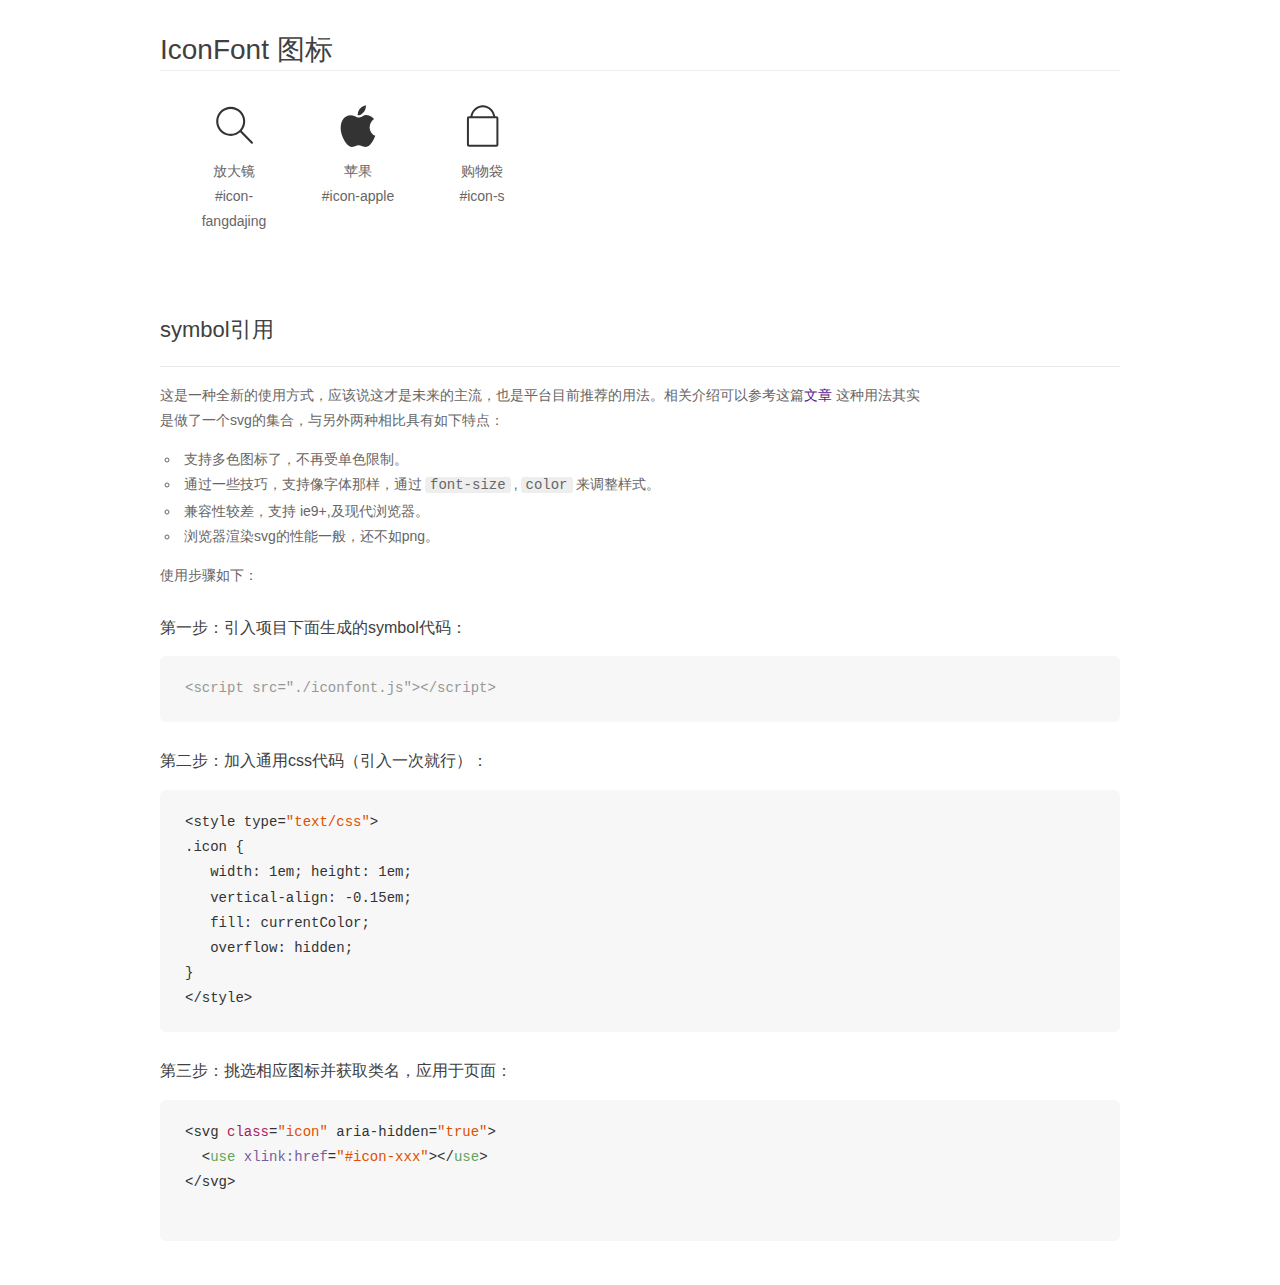
<file: apple/font_bpawwwkc0flp7gb9/demo_symbol.html>
<!DOCTYPE html>
<html>
<head>
    <meta charset="utf-8"/>
    <title>IconFont</title>
    <link rel="stylesheet" href="demo.css">
    <script src="iconfont.js"></script>

    <style type="text/css">
        .icon {
          /* 通过设置 font-size 来改变图标大小 */
          width: 1em; height: 1em;
          /* 图标和文字相邻时，垂直对齐 */
          vertical-align: -0.15em;
          /* 通过设置 color 来改变 SVG 的颜色/fill */
          fill: currentColor;
          /* path 和 stroke 溢出 viewBox 部分在 IE 下会显示
             normalize.css 中也包含这行 */
          overflow: hidden;
        }

    </style>
</head>
<body>
    <div class="main markdown">
        <h1>IconFont 图标</h1>
        <ul class="icon_lists clear">
            
                <li>
                    <svg class="icon" aria-hidden="true">
                        <use xlink:href="#icon-fangdajing"></use>
                    </svg>
                    <div class="name">放大镜</div>
                    <div class="fontclass">#icon-fangdajing</div>
                </li>
            
                <li>
                    <svg class="icon" aria-hidden="true">
                        <use xlink:href="#icon-apple"></use>
                    </svg>
                    <div class="name">苹果</div>
                    <div class="fontclass">#icon-apple</div>
                </li>
            
                <li>
                    <svg class="icon" aria-hidden="true">
                        <use xlink:href="#icon-s"></use>
                    </svg>
                    <div class="name">购物袋</div>
                    <div class="fontclass">#icon-s</div>
                </li>
            
        </ul>


        <h2 id="symbol-">symbol引用</h2>
        <hr>

        <p>这是一种全新的使用方式，应该说这才是未来的主流，也是平台目前推荐的用法。相关介绍可以参考这篇<a href="">文章</a>
        这种用法其实是做了一个svg的集合，与另外两种相比具有如下特点：</p>
        <ul>
          <li>支持多色图标了，不再受单色限制。</li>
          <li>通过一些技巧，支持像字体那样，通过<code>font-size</code>,<code>color</code>来调整样式。</li>
          <li>兼容性较差，支持 ie9+,及现代浏览器。</li>
          <li>浏览器渲染svg的性能一般，还不如png。</li>
        </ul>
        <p>使用步骤如下：</p>
        <h3 id="-symbol-">第一步：引入项目下面生成的symbol代码：</h3>
        <pre><code class="lang-js hljs javascript"><span class="hljs-comment">&lt;script src="./iconfont.js"&gt;&lt;/script&gt;</span></code></pre>
        <h3 id="-css-">第二步：加入通用css代码（引入一次就行）：</h3>
        <pre><code class="lang-js hljs javascript">&lt;style type=<span class="hljs-string">"text/css"</span>&gt;
.icon {
   width: <span class="hljs-number">1</span>em; height: <span class="hljs-number">1</span>em;
   vertical-align: <span class="hljs-number">-0.15</span>em;
   fill: currentColor;
   overflow: hidden;
}
&lt;<span class="hljs-regexp">/style&gt;</span></code></pre>
        <h3 id="-">第三步：挑选相应图标并获取类名，应用于页面：</h3>
        <pre><code class="lang-js hljs javascript">&lt;svg <span class="hljs-class"><span class="hljs-keyword">class</span></span>=<span class="hljs-string">"icon"</span> aria-hidden=<span class="hljs-string">"true"</span>&gt;<span class="xml"><span class="hljs-tag">
  &lt;<span class="hljs-name">use</span> <span class="hljs-attr">xlink:href</span>=<span class="hljs-string">"#icon-xxx"</span>&gt;</span><span class="hljs-tag">&lt;/<span class="hljs-name">use</span>&gt;</span>
</span>&lt;<span class="hljs-regexp">/svg&gt;
        </span></code></pre>
    </div>
</body>
</html>
</file>
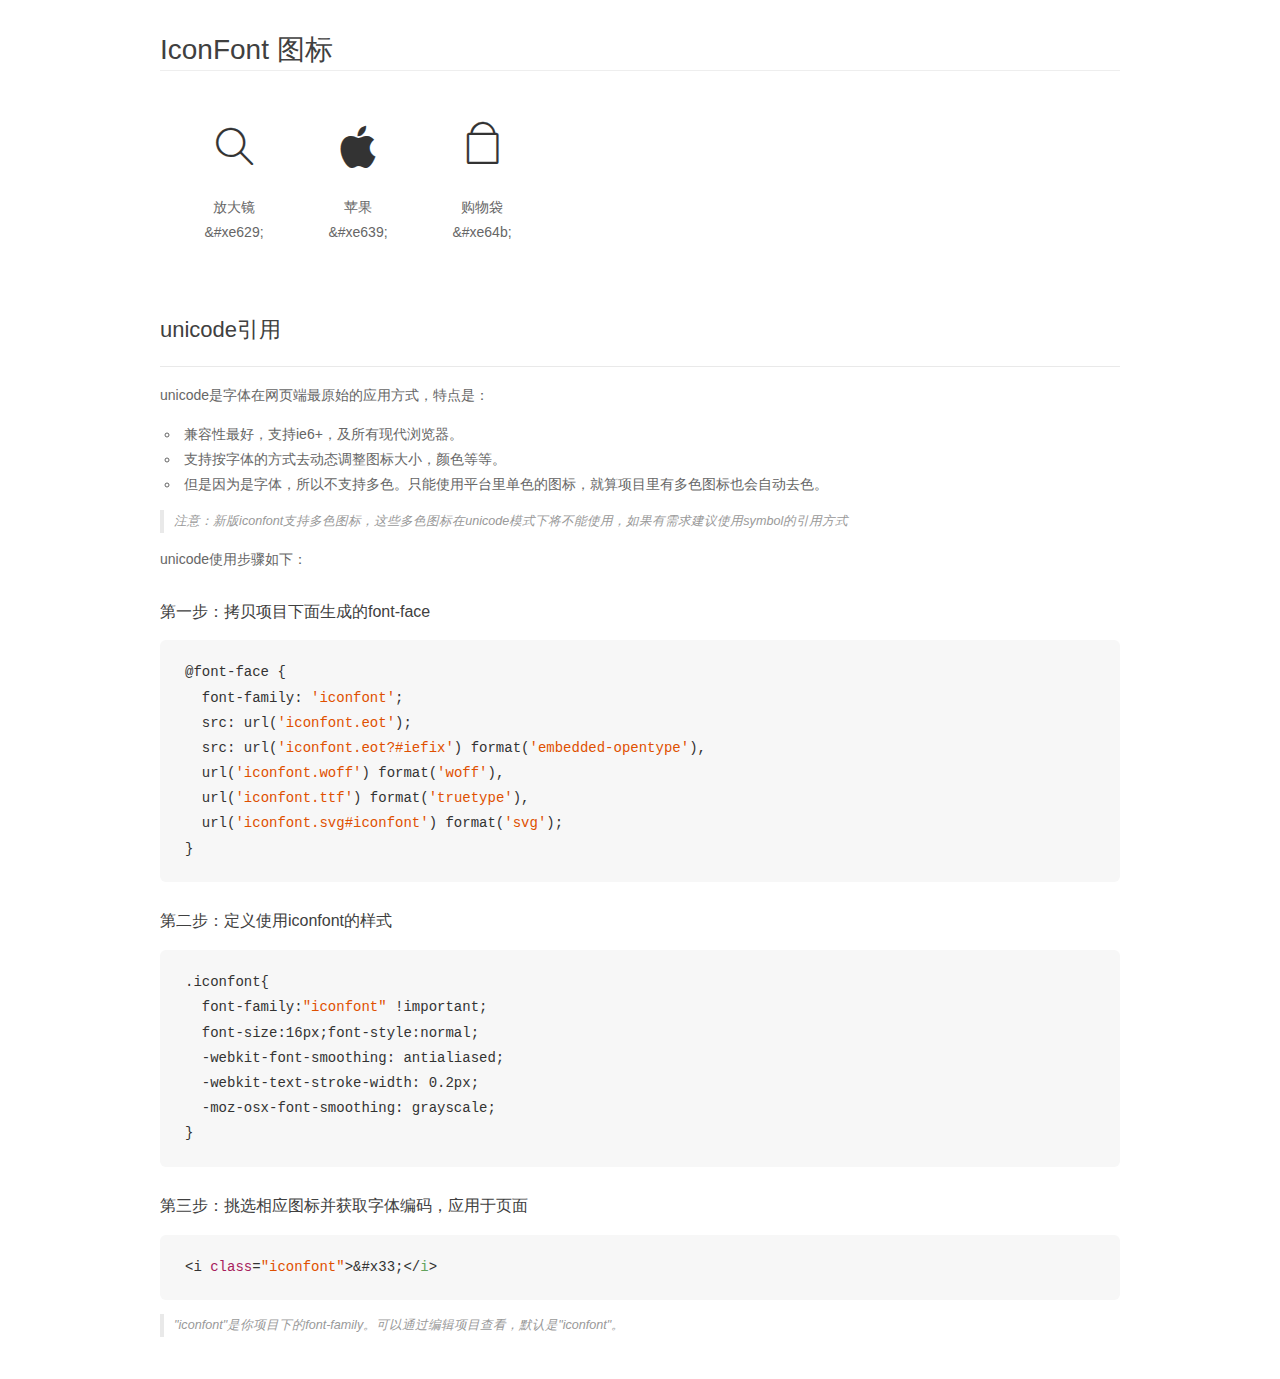
<file: apple/font_bpawwwkc0flp7gb9/demo_unicode.html>
<!DOCTYPE html>
<html>
<head>
    <meta charset="utf-8"/>
    <title>IconFont</title>
    <link rel="stylesheet" href="demo.css">

    <style type="text/css">

        @font-face {font-family: "iconfont";
          src: url('../font/iconfont.eot'); /* IE9*/
          src: url('../font/iconfont.eot#iefix') format('embedded-opentype'), /* IE6-IE8 */
          url('../font/iconfont.woff') format('woff'), /* chrome, firefox */
          url('../font/iconfont.ttf') format('truetype'), /* chrome, firefox, opera, Safari, Android, iOS 4.2+*/
          url('../font/iconfont.svg#iconfont') format('svg'); /* iOS 4.1- */
        }

        .iconfont {
          font-family:"iconfont" !important;
          font-size:16px;
          font-style:normal;
          -webkit-font-smoothing: antialiased;
          -webkit-text-stroke-width: 0.2px;
          -moz-osx-font-smoothing: grayscale;
        }

    </style>
</head>
<body>
    <div class="main markdown">
        <h1>IconFont 图标</h1>
        <ul class="icon_lists clear">
            
                <li>
                <i class="icon iconfont">&#xe629;</i>
                    <div class="name">放大镜</div>
                    <div class="code">&amp;#xe629;</div>
                </li>
            
                <li>
                <i class="icon iconfont">&#xe639;</i>
                    <div class="name">苹果</div>
                    <div class="code">&amp;#xe639;</div>
                </li>
            
                <li>
                <i class="icon iconfont">&#xe64b;</i>
                    <div class="name">购物袋</div>
                    <div class="code">&amp;#xe64b;</div>
                </li>
            
        </ul>
        <h2 id="unicode-">unicode引用</h2>
        <hr>

        <p>unicode是字体在网页端最原始的应用方式，特点是：</p>
        <ul>
        <li>兼容性最好，支持ie6+，及所有现代浏览器。</li>
        <li>支持按字体的方式去动态调整图标大小，颜色等等。</li>
        <li>但是因为是字体，所以不支持多色。只能使用平台里单色的图标，就算项目里有多色图标也会自动去色。</li>
        </ul>
        <blockquote>
        <p>注意：新版iconfont支持多色图标，这些多色图标在unicode模式下将不能使用，如果有需求建议使用symbol的引用方式</p>
        </blockquote>
        <p>unicode使用步骤如下：</p>
        <h3 id="-font-face">第一步：拷贝项目下面生成的font-face</h3>
        <pre><code class="lang-js hljs javascript">@font-face {
  font-family: <span class="hljs-string">'iconfont'</span>;
  src: url(<span class="hljs-string">'iconfont.eot'</span>);
  src: url(<span class="hljs-string">'iconfont.eot?#iefix'</span>) format(<span class="hljs-string">'embedded-opentype'</span>),
  url(<span class="hljs-string">'iconfont.woff'</span>) format(<span class="hljs-string">'woff'</span>),
  url(<span class="hljs-string">'iconfont.ttf'</span>) format(<span class="hljs-string">'truetype'</span>),
  url(<span class="hljs-string">'iconfont.svg#iconfont'</span>) format(<span class="hljs-string">'svg'</span>);
}
</code></pre>
        <h3 id="-iconfont-">第二步：定义使用iconfont的样式</h3>
        <pre><code class="lang-js hljs javascript">.iconfont{
  font-family:<span class="hljs-string">"iconfont"</span> !important;
  font-size:<span class="hljs-number">16</span>px;font-style:normal;
  -webkit-font-smoothing: antialiased;
  -webkit-text-stroke-width: <span class="hljs-number">0.2</span>px;
  -moz-osx-font-smoothing: grayscale;
}
</code></pre>
        <h3 id="-">第三步：挑选相应图标并获取字体编码，应用于页面</h3>
        <pre><code class="lang-js hljs javascript">&lt;i <span class="hljs-class"><span class="hljs-keyword">class</span></span>=<span class="hljs-string">"iconfont"</span>&gt;&amp;#x33;<span class="xml"><span class="hljs-tag">&lt;/<span class="hljs-name">i</span>&gt;</span></span></code></pre>

        <blockquote>
        <p>"iconfont"是你项目下的font-family。可以通过编辑项目查看，默认是"iconfont"。</p>
        </blockquote>
    </div>


</body>
</html>
</file>
<file: stylesheets/stylesheet.css>
* {
  box-sizing: border-box; }

body {
  padding: 0;
  margin: 0;
  font-family: "Open Sans", "Helvetica Neue", Helvetica, Arial, sans-serif;
  font-size: 16px;
  line-height: 1.5;
  color: #606c71; }

a {
  color: #1e6bb8;
  text-decoration: none; }
  a:hover {
    text-decoration: underline; }

.btn {
  display: inline-block;
  margin-bottom: 1rem;
  color: rgba(255, 255, 255, 0.7);
  background-color: rgba(255, 255, 255, 0.08);
  border-color: rgba(255, 255, 255, 0.2);
  border-style: solid;
  border-width: 1px;
  border-radius: 0.3rem;
  transition: color 0.2s, background-color 0.2s, border-color 0.2s; }
  .btn + .btn {
    margin-left: 1rem; }

.btn:hover {
  color: rgba(255, 255, 255, 0.8);
  text-decoration: none;
  background-color: rgba(255, 255, 255, 0.2);
  border-color: rgba(255, 255, 255, 0.3); }

@media screen and (min-width: 64em) {
  .btn {
    padding: 0.75rem 1rem; } }

@media screen and (min-width: 42em) and (max-width: 64em) {
  .btn {
    padding: 0.6rem 0.9rem;
    font-size: 0.9rem; } }

@media screen and (max-width: 42em) {
  .btn {
    display: block;
    width: 100%;
    padding: 0.75rem;
    font-size: 0.9rem; }
    .btn + .btn {
      margin-top: 1rem;
      margin-left: 0; } }

.page-header {
  color: #fff;
  text-align: center;
  background-color: #159957;
  background-image: linear-gradient(120deg, #155799, #159957); }

@media screen and (min-width: 64em) {
  .page-header {
    padding: 5rem 6rem; } }

@media screen and (min-width: 42em) and (max-width: 64em) {
  .page-header {
    padding: 3rem 4rem; } }

@media screen and (max-width: 42em) {
  .page-header {
    padding: 2rem 1rem; } }

.project-name {
  margin-top: 0;
  margin-bottom: 0.1rem; }

@media screen and (min-width: 64em) {
  .project-name {
    font-size: 3.25rem; } }

@media screen and (min-width: 42em) and (max-width: 64em) {
  .project-name {
    font-size: 2.25rem; } }

@media screen and (max-width: 42em) {
  .project-name {
    font-size: 1.75rem; } }

.project-tagline {
  margin-bottom: 2rem;
  font-weight: normal;
  opacity: 0.7; }

@media screen and (min-width: 64em) {
  .project-tagline {
    font-size: 1.25rem; } }

@media screen and (min-width: 42em) and (max-width: 64em) {
  .project-tagline {
    font-size: 1.15rem; } }

@media screen and (max-width: 42em) {
  .project-tagline {
    font-size: 1rem; } }

.main-content :first-child {
  margin-top: 0; }
.main-content img {
  max-width: 100%; }
.main-content h1, .main-content h2, .main-content h3, .main-content h4, .main-content h5, .main-content h6 {
  margin-top: 2rem;
  margin-bottom: 1rem;
  font-weight: normal;
  color: #159957; }
.main-content p {
  margin-bottom: 1em; }
.main-content code {
  padding: 2px 4px;
  font-family: Consolas, "Liberation Mono", Menlo, Courier, monospace;
  font-size: 0.9rem;
  color: #383e41;
  background-color: #f3f6fa;
  border-radius: 0.3rem; }
.main-content pre {
  padding: 0.8rem;
  margin-top: 0;
  margin-bottom: 1rem;
  font: 1rem Consolas, "Liberation Mono", Menlo, Courier, monospace;
  color: #567482;
  word-wrap: normal;
  background-color: #f3f6fa;
  border: solid 1px #dce6f0;
  border-radius: 0.3rem; }
  .main-content pre > code {
    padding: 0;
    margin: 0;
    font-size: 0.9rem;
    color: #567482;
    word-break: normal;
    white-space: pre;
    background: transparent;
    border: 0; }
.main-content .highlight {
  margin-bottom: 1rem; }
  .main-content .highlight pre {
    margin-bottom: 0;
    word-break: normal; }
.main-content .highlight pre, .main-content pre {
  padding: 0.8rem;
  overflow: auto;
  font-size: 0.9rem;
  line-height: 1.45;
  border-radius: 0.3rem; }
.main-content pre code, .main-content pre tt {
  display: inline;
  max-width: initial;
  padding: 0;
  margin: 0;
  overflow: initial;
  line-height: inherit;
  word-wrap: normal;
  background-color: transparent;
  border: 0; }
  .main-content pre code:before, .main-content pre code:after, .main-content pre tt:before, .main-content pre tt:after {
    content: normal; }
.main-content ul, .main-content ol {
  margin-top: 0; }
.main-content blockquote {
  padding: 0 1rem;
  margin-left: 0;
  color: #819198;
  border-left: 0.3rem solid #dce6f0; }
  .main-content blockquote > :first-child {
    margin-top: 0; }
  .main-content blockquote > :last-child {
    margin-bottom: 0; }
.main-content table {
  display: block;
  width: 100%;
  overflow: auto;
  word-break: normal;
  word-break: keep-all; }
  .main-content table th {
    font-weight: bold; }
  .main-content table th, .main-content table td {
    padding: 0.5rem 1rem;
    border: 1px solid #e9ebec; }
.main-content dl {
  padding: 0; }
  .main-content dl dt {
    padding: 0;
    margin-top: 1rem;
    font-size: 1rem;
    font-weight: bold; }
  .main-content dl dd {
    padding: 0;
    margin-bottom: 1rem; }
.main-content hr {
  height: 2px;
  padding: 0;
  margin: 1rem 0;
  background-color: #eff0f1;
  border: 0; }

@media screen and (min-width: 64em) {
  .main-content {
    max-width: 64rem;
    padding: 2rem 6rem;
    margin: 0 auto;
    font-size: 1.1rem; } }

@media screen and (min-width: 42em) and (max-width: 64em) {
  .main-content {
    padding: 2rem 4rem;
    font-size: 1.1rem; } }

@media screen and (max-width: 42em) {
  .main-content {
    padding: 2rem 1rem;
    font-size: 1rem; } }

.site-footer {
  padding-top: 2rem;
  margin-top: 2rem;
  border-top: solid 1px #eff0f1; }

.site-footer-owner {
  display: block;
  font-weight: bold; }

.site-footer-credits {
  color: #819198; }

@media screen and (min-width: 64em) {
  .site-footer {
    font-size: 1rem; } }

@media screen and (min-width: 42em) and (max-width: 64em) {
  .site-footer {
    font-size: 1rem; } }

@media screen and (max-width: 42em) {
  .site-footer {
    font-size: 0.9rem; } }
</file>
<file: stylesheets/github-light.css>
/*
The MIT License (MIT)

Copyright (c) 2016 GitHub, Inc.

Permission is hereby granted, free of charge, to any person obtaining a copy
of this software and associated documentation files (the "Software"), to deal
in the Software without restriction, including without limitation the rights
to use, copy, modify, merge, publish, distribute, sublicense, and/or sell
copies of the Software, and to permit persons to whom the Software is
furnished to do so, subject to the following conditions:

The above copyright notice and this permission notice shall be included in all
copies or substantial portions of the Software.

THE SOFTWARE IS PROVIDED "AS IS", WITHOUT WARRANTY OF ANY KIND, EXPRESS OR
IMPLIED, INCLUDING BUT NOT LIMITED TO THE WARRANTIES OF MERCHANTABILITY,
FITNESS FOR A PARTICULAR PURPOSE AND NONINFRINGEMENT. IN NO EVENT SHALL THE
AUTHORS OR COPYRIGHT HOLDERS BE LIABLE FOR ANY CLAIM, DAMAGES OR OTHER
LIABILITY, WHETHER IN AN ACTION OF CONTRACT, TORT OR OTHERWISE, ARISING FROM,
OUT OF OR IN CONNECTION WITH THE SOFTWARE OR THE USE OR OTHER DEALINGS IN THE
SOFTWARE.

*/

.pl-c /* comment */ {
  color: #969896;
}

.pl-c1 /* constant, variable.other.constant, support, meta.property-name, support.constant, support.variable, meta.module-reference, markup.raw, meta.diff.header */,
.pl-s .pl-v /* string variable */ {
  color: #0086b3;
}

.pl-e /* entity */,
.pl-en /* entity.name */ {
  color: #795da3;
}

.pl-smi /* variable.parameter.function, storage.modifier.package, storage.modifier.import, storage.type.java, variable.other */,
.pl-s .pl-s1 /* string source */ {
  color: #333;
}

.pl-ent /* entity.name.tag */ {
  color: #63a35c;
}

.pl-k /* keyword, storage, storage.type */ {
  color: #a71d5d;
}

.pl-s /* string */,
.pl-pds /* punctuation.definition.string, string.regexp.character-class */,
.pl-s .pl-pse .pl-s1 /* string punctuation.section.embedded source */,
.pl-sr /* string.regexp */,
.pl-sr .pl-cce /* string.regexp constant.character.escape */,
.pl-sr .pl-sre /* string.regexp source.ruby.embedded */,
.pl-sr .pl-sra /* string.regexp string.regexp.arbitrary-repitition */ {
  color: #183691;
}

.pl-v /* variable */ {
  color: #ed6a43;
}

.pl-id /* invalid.deprecated */ {
  color: #b52a1d;
}

.pl-ii /* invalid.illegal */ {
  color: #f8f8f8;
  background-color: #b52a1d;
}

.pl-sr .pl-cce /* string.regexp constant.character.escape */ {
  font-weight: bold;
  color: #63a35c;
}

.pl-ml /* markup.list */ {
  color: #693a17;
}

.pl-mh /* markup.heading */,
.pl-mh .pl-en /* markup.heading entity.name */,
.pl-ms /* meta.separator */ {
  font-weight: bold;
  color: #1d3e81;
}

.pl-mq /* markup.quote */ {
  color: #008080;
}

.pl-mi /* markup.italic */ {
  font-style: italic;
  color: #333;
}

.pl-mb /* markup.bold */ {
  font-weight: bold;
  color: #333;
}

.pl-md /* markup.deleted, meta.diff.header.from-file */ {
  color: #bd2c00;
  background-color: #ffecec;
}

.pl-mi1 /* markup.inserted, meta.diff.header.to-file */ {
  color: #55a532;
  background-color: #eaffea;
}

.pl-mdr /* meta.diff.range */ {
  font-weight: bold;
  color: #795da3;
}

.pl-mo /* meta.output */ {
  color: #1d3e81;
}
</file>
<file: apple/css/initial.css>
/*
初始化
*/
*{
    box-sizing: border-box;
}
body{
    margin: 0;padding:0;
}
a{
    text-decoration: none;
}
ul,li,p{
    margin:0;padding:0;
    list-style:none;
}
</file>
<file: apple/css/index.css>
.header1{
    width:100%;height:40px;
    background:#444;
    display: block;
}
.nav{
    width:100%;height:44px;
    background: rgba(0,0,0,1);
    margin:0 auto;
}
.nav .large{
    max-width:1024px;height:44px;
    margin:0 auto;
    text-align-last: justify;
    -moz-text-align-last: justify;
    display: none;
}
.nav .small div:first-child{
    width:90%;height:44px;float:left;
    position:relative;
}
.nav .small div:last-child{
    width:10%;height:44px;float:left;
}

.menus .son{
    position:absolute;
    left:0;top:44px;
    width:100%;height:100%;
    background: #000000;
    display: none;
    overflow: hidden;
    padding:5px 20px;
    z-index: 20;
}
.menus .son>a{
    display: block;
    border-bottom: 1px solid #333;
    text-align: left;
}
.nav .menus>a:first-child{
    display: block;
    text-align: left;
    width:10%;height:44px;
    float:left;
}
.nav .menus>a:last-child{
    display: block;
    width:90%;
    height:44px;
    text-align: center;
}
.menus .son>a:last-child{
    border-bottom: 1px solid #ccc;
}
.nav .small{
    display: block;
}
.shop{
    display: block;
}
.nav .large a,.nav .small a{
    line-height: 44px;
    padding:0 10px;
    color:#fff;
}
@media screen and (min-width:750px){
    .nav .large{
        display: block;
    }
    .nav .small{
        display:none;
    }
}
.banner{
    width:100%;height:600px;
    /*background: green;*/
    position: relative;
    overflow: hidden;
}
.banner .img{
    width:100%;height:100%;
    position: relative;
}
.banner .img .one{
    display: block;
    width:100%;height:100%;
    z-index: 1;
    background: #fff url(../image/pro_large.jpg) no-repeat;
    background-size:contain;
    background-position: center bottom;
    position:absolute;top:0;left:0;
}
.banner .img .two{
    display: block;
    width:100%;height:100%;
    background: #000 url(../image/iphone_large.jpg) no-repeat;
    background-size:contain;
    background-position: center bottom;
    position:absolute;
    top:0;left:100%;
}
.banner .img .three{
    display: block;
    width:100%;height:100%;
    background: #000 url(../image/kk_large.jpg) no-repeat;
    background-size:cover;
    background-position: center center;
    position:absolute;
    top:0;left:100%;
}
.banner .left,.banner .right{
    width:20%;height:100%;
    position:absolute;
    z-index: 10;
    top:0;
    cursor:pointer;
}
.banner .left{left:0}
.banner .right{right:0}
.banner .left .left-btn,.banner .right .right-btn{
    width:64px;height:64px;
    border-radius:50%;
    background:rgba(200,200,200,.5);
    position:absolute;
    top:0;bottom:0;left:0;right:0;
    margin:auto;
    color:#fff;
    font-size:30px;
    text-align: center;line-height: 64px;
    display: none;
}
.banner .btns{
    width:170px;height:2px;
    position:absolute;
    left:0;right:0;
    margin:0 auto;
    bottom:20px;
    z-index: 20;
}
.banner .btns>div{
    width:50px;height:4px;
    float:left;
    margin-right:10px;
    position: relative;
    background:rgba(200,200,200,0.3);
}
.banner .btns .progress{
    width:0%;
    height:4px;
    position:absolute;
    top:0;left:0;
    background: #1d3e81;
    z-index:20;
}
.banner .btns div:last-child{
    margin:0;
}
.footer{
    height:500px;
    color:#666;
    line-height: 20px;
    font-size:12px;
    padding:0 15%;
}
.footer>.top{
    font-size: 12px;
    color:#cccccc;
    border-bottom:1px solid #ccc;
    padding:20px 0;
    margin-bottom: 20px;
}
.list:after,.list:before{
    content: "";
    display: block;
}
.list:after{
    clear:both;
}
.image1,.image2,.image3,.image4{
    height:200px;
    border:2px solid #fff;
    border-right:0;
    background-size: cover;
    background-position: center center;
}
.image1{
    background-image: url(../image/gifts_small.jpg);
}
.image2{
    background-image: url(../image/ipad_pro_small.jpg);
}
.image3{
    background-image: url(../image/airpods_small.jpg);
}
.image4{
    border:2px solid #fff;
    background-image: url(../image/iphone_upgrade_small.jpg);
}
@media screen and (min-width:735px){
    .image1{
        background-image: url(../image/gifts_medium.jpg);
    }
    .image2{
        background-image: url(../image/ipad_pro_medium.jpg);
    }
    .image3{
        background-image: url(../image/airpods_medium.jpg);
    }
    .image4{
        background-image: url(../image/iphone_upgrade_medium.jpg);
    }
}
@media screen and (min-width:1067px){
    .image1{
        background-image: url(../image/gifts_large.jpg);
    }
    .image2{
        background-image: url(../image/ipad_pro_large.jpg);
    }
    .image3{
        background-image: url(../image/airpods_large.jpg);
    }
    .image4{
        border:2px solid #fff;
        background-image: url(../image/iphone_upgrade_large.jpg);
    }
}
.footer>.list .rows{
    float:left;
    width:20%;
}
.footer .list{
    display: none;
}
.footer>.list2 .rows{
    width:100%;
}
.footer >.list2 .rows ul{
    display: none;
}
.footer >.list2 p{
    cursor:pointer;
    border-bottom:1px solid #ccc;
    padding:5px 0;
}
.footer >.list2 p span{
    float:right;
}
.footer .rows ul li>a{
    color:#666;
    line-height: 30px;
}
@media screen and (min-width:800px){
    .footer .list{
        display: block;
    }
    .footer .list2{
        display: none;
    }
}
.footer>.list .rows ul strong{
    color:#333;
    font-size: 12px;
}
.bottom{
    margin:20px 0;
    border-bottom:1px solid #ccc;
}
.rows a:hover{
    text-decoration: underline;
}
.bottom a{
    color:#0070c9;
}
.bottom2 a{
    color:#666;
}
</file>
<file: apple/css/less.css>
/*小屏*/
.container {
  width: 1067px;
  margin: auto;
}
.container > .row {
  width: 100%;
}
.container > .row:after,
.container > .row:before {
  content: "";
  display: block;
}
.container > .row:after {
  clear: both;
}
.container-fluid {
  width: 100%;
  margin: auto;
}
.container-fluid > .row {
  width: 100%;
}
.container-fluid > .row:after,
.container-fluid > .row:before {
  content: "";
  display: block;
}
.container-fluid > .row:after {
  clear: both;
}
.container > .row > .col-s-hide {
  display: none;
}
.container > .row > .col-s-1 {
  float: left;
  width: 8.33333333%;
}
.container-fluid > .row > .col-s-1 {
  float: left;
  width: 8.33333333%;
}
.container > .row > .col-s-2 {
  float: left;
  width: 16.66666667%;
}
.container-fluid > .row > .col-s-2 {
  float: left;
  width: 16.66666667%;
}
.container > .row > .col-s-3 {
  float: left;
  width: 25%;
}
.container-fluid > .row > .col-s-3 {
  float: left;
  width: 25%;
}
.container > .row > .col-s-4 {
  float: left;
  width: 33.33333333%;
}
.container-fluid > .row > .col-s-4 {
  float: left;
  width: 33.33333333%;
}
.container > .row > .col-s-5 {
  float: left;
  width: 41.66666667%;
}
.container-fluid > .row > .col-s-5 {
  float: left;
  width: 41.66666667%;
}
.container > .row > .col-s-6 {
  float: left;
  width: 50%;
}
.container-fluid > .row > .col-s-6 {
  float: left;
  width: 50%;
}
.container > .row > .col-s-7 {
  float: left;
  width: 58.33333333%;
}
.container-fluid > .row > .col-s-7 {
  float: left;
  width: 58.33333333%;
}
.container > .row > .col-s-8 {
  float: left;
  width: 66.66666667%;
}
.container-fluid > .row > .col-s-8 {
  float: left;
  width: 66.66666667%;
}
.container > .row > .col-s-9 {
  float: left;
  width: 75%;
}
.container-fluid > .row > .col-s-9 {
  float: left;
  width: 75%;
}
.container > .row > .col-s-10 {
  float: left;
  width: 83.33333333%;
}
.container-fluid > .row > .col-s-10 {
  float: left;
  width: 83.33333333%;
}
.container > .row > .col-s-11 {
  float: left;
  width: 91.66666667%;
}
.container-fluid > .row > .col-s-11 {
  float: left;
  width: 91.66666667%;
}
.container > .row > .col-s-12 {
  float: left;
  width: 100%;
}
.container-fluid > .row > .col-s-12 {
  float: left;
  width: 100%;
}
/*中屏*/
@media screen and (min-width: 735px) {
  .container {
    width: 735px;
  }
  .container > .row > .col-m-1 {
    float: left;
    width: 8.33333333%;
  }
  .container-fluid > .row > .col-m-1 {
    float: left;
    width: 8.33333333%;
  }
  .container > .row > .col-m-2 {
    float: left;
    width: 16.66666667%;
  }
  .container-fluid > .row > .col-m-2 {
    float: left;
    width: 16.66666667%;
  }
  .container > .row > .col-m-3 {
    float: left;
    width: 25%;
  }
  .container-fluid > .row > .col-m-3 {
    float: left;
    width: 25%;
  }
  .container > .row > .col-m-4 {
    float: left;
    width: 33.33333333%;
  }
  .container-fluid > .row > .col-m-4 {
    float: left;
    width: 33.33333333%;
  }
  .container > .row > .col-m-5 {
    float: left;
    width: 41.66666667%;
  }
  .container-fluid > .row > .col-m-5 {
    float: left;
    width: 41.66666667%;
  }
  .container > .row > .col-m-6 {
    float: left;
    width: 50%;
  }
  .container-fluid > .row > .col-m-6 {
    float: left;
    width: 50%;
  }
  .container > .row > .col-m-7 {
    float: left;
    width: 58.33333333%;
  }
  .container-fluid > .row > .col-m-7 {
    float: left;
    width: 58.33333333%;
  }
  .container > .row > .col-m-8 {
    float: left;
    width: 66.66666667%;
  }
  .container-fluid > .row > .col-m-8 {
    float: left;
    width: 66.66666667%;
  }
  .container > .row > .col-m-9 {
    float: left;
    width: 75%;
  }
  .container-fluid > .row > .col-m-9 {
    float: left;
    width: 75%;
  }
  .container > .row > .col-m-10 {
    float: left;
    width: 83.33333333%;
  }
  .container-fluid > .row > .col-m-10 {
    float: left;
    width: 83.33333333%;
  }
  .container > .row > .col-m-11 {
    float: left;
    width: 91.66666667%;
  }
  .container-fluid > .row > .col-m-11 {
    float: left;
    width: 91.66666667%;
  }
  .container > .row > .col-m-12 {
    float: left;
    width: 100%;
  }
  .container-fluid > .row > .col-m-12 {
    float: left;
    width: 100%;
  }
  .col-s-hide {
    display: block;
  }
  .col-l-hide {
    display: block;
  }
  .col-m-hide {
    display: none;
  }
}
/*大屏*/
@media screen and (min-width: 1067px) {
  .container {
    width: 735px;
  }
  .container > .row > .col-l-1 {
    float: left;
    width: 8.33333333%;
  }
  .container-fluid > .row > .col-l-1 {
    float: left;
    width: 8.33333333%;
  }
  .container > .row > .col-l-2 {
    float: left;
    width: 16.66666667%;
  }
  .container-fluid > .row > .col-l-2 {
    float: left;
    width: 16.66666667%;
  }
  .container > .row > .col-l-3 {
    float: left;
    width: 25%;
  }
  .container-fluid > .row > .col-l-3 {
    float: left;
    width: 25%;
  }
  .container > .row > .col-l-4 {
    float: left;
    width: 33.33333333%;
  }
  .container-fluid > .row > .col-l-4 {
    float: left;
    width: 33.33333333%;
  }
  .container > .row > .col-l-5 {
    float: left;
    width: 41.66666667%;
  }
  .container-fluid > .row > .col-l-5 {
    float: left;
    width: 41.66666667%;
  }
  .container > .row > .col-l-6 {
    float: left;
    width: 50%;
  }
  .container-fluid > .row > .col-l-6 {
    float: left;
    width: 50%;
  }
  .container > .row > .col-l-7 {
    float: left;
    width: 58.33333333%;
  }
  .container-fluid > .row > .col-l-7 {
    float: left;
    width: 58.33333333%;
  }
  .container > .row > .col-l-8 {
    float: left;
    width: 66.66666667%;
  }
  .container-fluid > .row > .col-l-8 {
    float: left;
    width: 66.66666667%;
  }
  .container > .row > .col-l-9 {
    float: left;
    width: 75%;
  }
  .container-fluid > .row > .col-l-9 {
    float: left;
    width: 75%;
  }
  .container > .row > .col-l-10 {
    float: left;
    width: 83.33333333%;
  }
  .container-fluid > .row > .col-l-10 {
    float: left;
    width: 83.33333333%;
  }
  .container > .row > .col-l-11 {
    float: left;
    width: 91.66666667%;
  }
  .container-fluid > .row > .col-l-11 {
    float: left;
    width: 91.66666667%;
  }
  .container > .row > .col-l-12 {
    float: left;
    width: 100%;
  }
  .container-fluid > .row > .col-l-12 {
    float: left;
    width: 100%;
  }
  .col-s-hide {
    display: block;
  }
  .col-l-hide {
    display: none;
  }
  .col-m-hide {
    display: block;
  }
}
/*清除浮动*/
</file>
<file: apple/css/font.css>
@font-face {
    font-family: 'iconfont';  /* project id："182366" */
    src: url('../font/iconfont.eot');
    src: url('../font/iconfont.eot?#iefix') format('embedded-opentype'),
    url('../font/iconfont.woff') format('woff'),
    url('../font/iconfont.ttf') format('truetype'),
    url('../font/iconfont.svg#iconfont') format('svg');
}
.iconfont{
    font-family:iconfont;
}
.apple:before{
    content:"\e639";
    color:#fff;
    font-size: 20px;
}
.gwc:before{
     content:"\e64b";
    color:#fff;
    font-size: 20px;
 }
.fdj:before{
    content:"\e629";
    color:#fff;
    font-size: 20px;
}
</file>
<file: css/one.css>
@keyframes one {
  0% {
    transform: rotateY(0deg) scale(1, 1);
  }
  1% {
    transform: rotateY(0.9deg) scale(0.99, 0.99);
  }
  2% {
    transform: rotateY(1.8deg) scale(0.98, 0.98);
  }
  3% {
    transform: rotateY(2.7deg) scale(0.97, 0.97);
  }
  4% {
    transform: rotateY(3.6deg) scale(0.96, 0.96);
  }
  5% {
    transform: rotateY(4.5deg) scale(0.95, 0.95);
  }
  6% {
    transform: rotateY(5.4deg) scale(0.94, 0.94);
  }
  7% {
    transform: rotateY(6.3deg) scale(0.93, 0.93);
  }
  8% {
    transform: rotateY(7.2deg) scale(0.92, 0.92);
  }
  9% {
    transform: rotateY(8.1deg) scale(0.91, 0.91);
  }
  10% {
    transform: rotateY(9deg) scale(0.9, 0.9);
  }
  11% {
    transform: rotateY(9.9deg) scale(0.89, 0.89);
  }
  12% {
    transform: rotateY(10.8deg) scale(0.88, 0.88);
  }
  13% {
    transform: rotateY(11.7deg) scale(0.87, 0.87);
  }
  14% {
    transform: rotateY(12.6deg) scale(0.86, 0.86);
  }
  15% {
    transform: rotateY(13.5deg) scale(0.85, 0.85);
  }
  16% {
    transform: rotateY(14.4deg) scale(0.84, 0.84);
  }
  17% {
    transform: rotateY(15.3deg) scale(0.83, 0.83);
  }
  18% {
    transform: rotateY(16.2deg) scale(0.82, 0.82);
  }
  19% {
    transform: rotateY(17.1deg) scale(0.81, 0.81);
  }
  20% {
    transform: rotateY(18deg) scale(0.8, 0.8);
  }
  21% {
    transform: rotateY(18.9deg) scale(0.79, 0.79);
  }
  22% {
    transform: rotateY(19.8deg) scale(0.78, 0.78);
  }
  23% {
    transform: rotateY(20.7deg) scale(0.77, 0.77);
  }
  24% {
    transform: rotateY(21.6deg) scale(0.76, 0.76);
  }
  25% {
    transform: rotateY(22.5deg) scale(0.75, 0.75);
  }
  26% {
    transform: rotateY(23.4deg) scale(0.74, 0.74);
  }
  27% {
    transform: rotateY(24.3deg) scale(0.73, 0.73);
  }
  28% {
    transform: rotateY(25.2deg) scale(0.72, 0.72);
  }
  29% {
    transform: rotateY(26.1deg) scale(0.71, 0.71);
  }
  30% {
    transform: rotateY(27deg) scale(0.7, 0.7);
  }
  31% {
    transform: rotateY(27.9deg) scale(0.69, 0.69);
  }
  32% {
    transform: rotateY(28.8deg) scale(0.68, 0.68);
  }
  33% {
    transform: rotateY(29.7deg) scale(0.67, 0.67);
  }
  34% {
    transform: rotateY(30.6deg) scale(0.66, 0.66);
  }
  35% {
    transform: rotateY(31.5deg) scale(0.65, 0.65);
  }
  36% {
    transform: rotateY(32.4deg) scale(0.64, 0.64);
  }
  37% {
    transform: rotateY(33.3deg) scale(0.63, 0.63);
  }
  38% {
    transform: rotateY(34.2deg) scale(0.62, 0.62);
  }
  39% {
    transform: rotateY(35.1deg) scale(0.61, 0.61);
  }
  40% {
    transform: rotateY(36deg) scale(0.6, 0.6);
  }
  41% {
    transform: rotateY(36.9deg) scale(0.59, 0.59);
  }
  42% {
    transform: rotateY(37.8deg) scale(0.58, 0.58);
  }
  43% {
    transform: rotateY(38.7deg) scale(0.57, 0.57);
  }
  44% {
    transform: rotateY(39.6deg) scale(0.56, 0.56);
  }
  45% {
    transform: rotateY(40.5deg) scale(0.55, 0.55);
  }
  46% {
    transform: rotateY(41.4deg) scale(0.54, 0.54);
  }
  47% {
    transform: rotateY(42.3deg) scale(0.53, 0.53);
  }
  48% {
    transform: rotateY(43.2deg) scale(0.52, 0.52);
  }
  49% {
    transform: rotateY(44.1deg) scale(0.51, 0.51);
  }
  50% {
    transform: rotateY(45deg) scale(0.5, 0.5);
  }
  51% {
    transform: rotateY(45.9deg) scale(0.51, 0.51);
  }
  52% {
    transform: rotateY(46.8deg) scale(0.52, 0.52);
  }
  53% {
    transform: rotateY(47.7deg) scale(0.53, 0.53);
  }
  54% {
    transform: rotateY(48.6deg) scale(0.54, 0.54);
  }
  55% {
    transform: rotateY(49.5deg) scale(0.55, 0.55);
  }
  56% {
    transform: rotateY(50.4deg) scale(0.56, 0.56);
  }
  57% {
    transform: rotateY(51.3deg) scale(0.57, 0.57);
  }
  58% {
    transform: rotateY(52.2deg) scale(0.58, 0.58);
  }
  59% {
    transform: rotateY(53.1deg) scale(0.59, 0.59);
  }
  60% {
    transform: rotateY(54deg) scale(0.6, 0.6);
  }
  61% {
    transform: rotateY(54.9deg) scale(0.61, 0.61);
  }
  62% {
    transform: rotateY(55.8deg) scale(0.62, 0.62);
  }
  63% {
    transform: rotateY(56.7deg) scale(0.63, 0.63);
  }
  64% {
    transform: rotateY(57.6deg) scale(0.64, 0.64);
  }
  65% {
    transform: rotateY(58.5deg) scale(0.65, 0.65);
  }
  66% {
    transform: rotateY(59.4deg) scale(0.66, 0.66);
  }
  67% {
    transform: rotateY(60.3deg) scale(0.67, 0.67);
  }
  68% {
    transform: rotateY(61.2deg) scale(0.68, 0.68);
  }
  69% {
    transform: rotateY(62.1deg) scale(0.69, 0.69);
  }
  70% {
    transform: rotateY(63deg) scale(0.7, 0.7);
  }
  71% {
    transform: rotateY(63.9deg) scale(0.71, 0.71);
  }
  72% {
    transform: rotateY(64.8deg) scale(0.72, 0.72);
  }
  73% {
    transform: rotateY(65.7deg) scale(0.73, 0.73);
  }
  74% {
    transform: rotateY(66.6deg) scale(0.74, 0.74);
  }
  75% {
    transform: rotateY(67.5deg) scale(0.75, 0.75);
  }
  76% {
    transform: rotateY(68.4deg) scale(0.76, 0.76);
  }
  77% {
    transform: rotateY(69.3deg) scale(0.77, 0.77);
  }
  78% {
    transform: rotateY(70.2deg) scale(0.78, 0.78);
  }
  79% {
    transform: rotateY(71.1deg) scale(0.79, 0.79);
  }
  80% {
    transform: rotateY(72deg) scale(0.8, 0.8);
  }
  81% {
    transform: rotateY(72.9deg) scale(0.81, 0.81);
  }
  82% {
    transform: rotateY(73.8deg) scale(0.82, 0.82);
  }
  83% {
    transform: rotateY(74.7deg) scale(0.83, 0.83);
  }
  84% {
    transform: rotateY(75.6deg) scale(0.84, 0.84);
  }
  85% {
    transform: rotateY(76.5deg) scale(0.85, 0.85);
  }
  86% {
    transform: rotateY(77.4deg) scale(0.86, 0.86);
  }
  87% {
    transform: rotateY(78.3deg) scale(0.87, 0.87);
  }
  88% {
    transform: rotateY(79.2deg) scale(0.88, 0.88);
  }
  89% {
    transform: rotateY(80.1deg) scale(0.89, 0.89);
  }
  90% {
    transform: rotateY(81deg) scale(0.9, 0.9);
  }
  91% {
    transform: rotateY(81.9deg) scale(0.91, 0.91);
  }
  92% {
    transform: rotateY(82.8deg) scale(0.92, 0.92);
  }
  93% {
    transform: rotateY(83.7deg) scale(0.93, 0.93);
  }
  94% {
    transform: rotateY(84.6deg) scale(0.94, 0.94);
  }
  95% {
    transform: rotateY(85.5deg) scale(0.95, 0.95);
  }
  96% {
    transform: rotateY(86.4deg) scale(0.96, 0.96);
  }
  97% {
    transform: rotateY(87.3deg) scale(0.97, 0.97);
  }
  98% {
    transform: rotateY(88.2deg) scale(0.98, 0.98);
  }
  99% {
    transform: rotateY(89.1deg) scale(0.99, 0.99);
  }
  100% {
    transform: rotateY(90deg) scale(1, 1);
  }
}
</file>
<file: apple/font_bpawwwkc0flp7gb9/iconfont.css>
@font-face {font-family: "iconfont";
  src: url('../font/iconfont.eot?t=1479266537034'); /* IE9*/
  src: url('../font/iconfont.eot?t=1479266537034#iefix') format('embedded-opentype'), /* IE6-IE8 */
  url('../font/iconfont.woff?t=1479266537034') format('woff'), /* chrome, firefox */
  url('../font/iconfont.ttf?t=1479266537034') format('truetype'), /* chrome, firefox, opera, Safari, Android, iOS 4.2+*/
  url('../font/iconfont.svg?t=1479266537034#iconfont') format('svg'); /* iOS 4.1- */
}

.iconfont {
  font-family:"iconfont" !important;
  font-size:16px;
  font-style:normal;
  -webkit-font-smoothing: antialiased;
  -webkit-text-stroke-width: 0.2px;
  -moz-osx-font-smoothing: grayscale;
}

.icon-fangdajing:before { content: "\e629"; }

.icon-apple:before { content: "\e639"; }

.icon-s:before { content: "\e64b"; }
</file>
<file: apple/font_bpawwwkc0flp7gb9/demo.css>
*{margin: 0;padding: 0;list-style: none;}
/*
KISSY CSS Reset
理念：1. reset 的目的不是清除浏览器的默认样式，这仅是部分工作。清除和重置是紧密不可分的。
2. reset 的目的不是让默认样式在所有浏览器下一致，而是减少默认样式有可能带来的问题。
3. reset 期望提供一套普适通用的基础样式。但没有银弹，推荐根据具体需求，裁剪和修改后再使用。
特色：1. 适应中文；2. 基于最新主流浏览器。
维护：玉伯<lifesinger@gmail.com>, 正淳<ragecarrier@gmail.com>
 */

/** 清除内外边距 **/
body, h1, h2, h3, h4, h5, h6, hr, p, blockquote, /* structural elements 结构元素 */
dl, dt, dd, ul, ol, li, /* list elements 列表元素 */
pre, /* text formatting elements 文本格式元素 */
form, fieldset, legend, button, input, textarea, /* form elements 表单元素 */
th, td /* table elements 表格元素 */ {
  margin: 0;
  padding: 0;
}

/** 设置默认字体 **/
body,
button, input, select, textarea /* for ie */ {
  font: 12px/1.5 tahoma, arial, \5b8b\4f53, sans-serif;
}
h1, h2, h3, h4, h5, h6 { font-size: 100%; }
address, cite, dfn, em, var { font-style: normal; } /* 将斜体扶正 */
code, kbd, pre, samp { font-family: courier new, courier, monospace; } /* 统一等宽字体 */
small { font-size: 12px; } /* 小于 12px 的中文很难阅读，让 small 正常化 */

/** 重置列表元素 **/
ul, ol { list-style: none; }

/** 重置文本格式元素 **/
a { text-decoration: none; }
a:hover { text-decoration: underline; }


/** 重置表单元素 **/
legend { color: #000; } /* for ie6 */
fieldset, img { border: 0; } /* img 搭车：让链接里的 img 无边框 */
button, input, select, textarea { font-size: 100%; } /* 使得表单元素在 ie 下能继承字体大小 */
/* 注：optgroup 无法扶正 */

/** 重置表格元素 **/
table { border-collapse: collapse; border-spacing: 0; }

/* 清除浮动 */
.ks-clear:after, .clear:after {
  content: '\20';
  display: block;
  height: 0;
  clear: both;
}
.ks-clear, .clear {
  *zoom: 1;
}

.main {
  padding: 30px 100px;
width: 960px;
margin: 0 auto;
}
.main h1{font-size:36px; color:#333; text-align:left;margin-bottom:30px; border-bottom: 1px solid #eee;}

.helps{margin-top:40px;}
.helps pre{
  padding:20px;
  margin:10px 0;
  border:solid 1px #e7e1cd;
  background-color: #fffdef;
  overflow: auto;
}

.icon_lists{
  width: 100% !important;

}

.icon_lists li{
  float:left;
  width: 100px;
  height:180px;
  text-align: center;
  list-style: none !important;
}
.icon_lists .icon{
  font-size: 42px;
  line-height: 100px;
  margin: 10px 0;
  color:#333;
  -webkit-transition: font-size 0.25s ease-out 0s;
  -moz-transition: font-size 0.25s ease-out 0s;
  transition: font-size 0.25s ease-out 0s;

}
.icon_lists .icon:hover{
  font-size: 100px;
}



.markdown {
  color: #666;
  font-size: 14px;
  line-height: 1.8;
}

.highlight {
  line-height: 1.5;
}

.markdown img {
  vertical-align: middle;
  max-width: 100%;
}

.markdown h1 {
  color: #404040;
  font-weight: 500;
  line-height: 40px;
  margin-bottom: 24px;
}

.markdown h2,
.markdown h3,
.markdown h4,
.markdown h5,
.markdown h6 {
  color: #404040;
  margin: 1.6em 0 0.6em 0;
  font-weight: 500;
  clear: both;
}

.markdown h1 {
  font-size: 28px;
}

.markdown h2 {
  font-size: 22px;
}

.markdown h3 {
  font-size: 16px;
}

.markdown h4 {
  font-size: 14px;
}

.markdown h5 {
  font-size: 12px;
}

.markdown h6 {
  font-size: 12px;
}

.markdown hr {
  height: 1px;
  border: 0;
  background: #e9e9e9;
  margin: 16px 0;
  clear: both;
}

.markdown p,
.markdown pre {
  margin: 1em 0;
}

.markdown > p,
.markdown > blockquote,
.markdown > .highlight,
.markdown > ol,
.markdown > ul {
  width: 80%;
}

.markdown ul > li {
  list-style: circle;
}

.markdown > ul li,
.markdown blockquote ul > li {
  margin-left: 20px;
  padding-left: 4px;
}

.markdown > ul li p,
.markdown > ol li p {
  margin: 0.6em 0;
}

.markdown ol > li {
  list-style: decimal;
}

.markdown > ol li,
.markdown blockquote ol > li {
  margin-left: 20px;
  padding-left: 4px;
}

.markdown code {
  margin: 0 3px;
  padding: 0 5px;
  background: #eee;
  border-radius: 3px;
}

.markdown pre {
  border-radius: 6px;
  background: #f7f7f7;
  padding: 20px;
}

.markdown pre code {
  border: none;
  background: #f7f7f7;
  margin: 0;
}

.markdown strong,
.markdown b {
  font-weight: 600;
}

.markdown > table {
  border-collapse: collapse;
  border-spacing: 0px;
  empty-cells: show;
  border: 1px solid #e9e9e9;
  width: 95%;
  margin-bottom: 24px;
}

.markdown > table th {
  white-space: nowrap;
  color: #333;
  font-weight: 600;

}

.markdown > table th,
.markdown > table td {
  border: 1px solid #e9e9e9;
  padding: 8px 16px;
  text-align: left;
}

.markdown > table th {
  background: #F7F7F7;
}

.markdown blockquote {
  font-size: 90%;
  color: #999;
  border-left: 4px solid #e9e9e9;
  padding-left: 0.8em;
  margin: 1em 0;
  font-style: italic;
}

.markdown blockquote p {
  margin: 0;
}

.markdown .anchor {
  opacity: 0;
  transition: opacity 0.3s ease;
  margin-left: 8px;
}

.markdown .waiting {
  color: #ccc;
}

.markdown h1:hover .anchor,
.markdown h2:hover .anchor,
.markdown h3:hover .anchor,
.markdown h4:hover .anchor,
.markdown h5:hover .anchor,
.markdown h6:hover .anchor {
  opacity: 1;
  display: inline-block;
}

.markdown > br,
.markdown > p > br {
  clear: both;
}


.hljs {
  display: block;
  background: white;
  padding: 0.5em;
  color: #333333;
  overflow-x: auto;
}

.hljs-comment,
.hljs-meta {
  color: #969896;
}

.hljs-string,
.hljs-variable,
.hljs-template-variable,
.hljs-strong,
.hljs-emphasis,
.hljs-quote {
  color: #df5000;
}

.hljs-keyword,
.hljs-selector-tag,
.hljs-type {
  color: #a71d5d;
}

.hljs-literal,
.hljs-symbol,
.hljs-bullet,
.hljs-attribute {
  color: #0086b3;
}

.hljs-section,
.hljs-name {
  color: #63a35c;
}

.hljs-tag {
  color: #333333;
}

.hljs-title,
.hljs-attr,
.hljs-selector-id,
.hljs-selector-class,
.hljs-selector-attr,
.hljs-selector-pseudo {
  color: #795da3;
}

.hljs-addition {
  color: #55a532;
  background-color: #eaffea;
}

.hljs-deletion {
  color: #bd2c00;
  background-color: #ffecec;
}

.hljs-link {
  text-decoration: underline;
}

pre{
  background: #fff;
}
</file>
